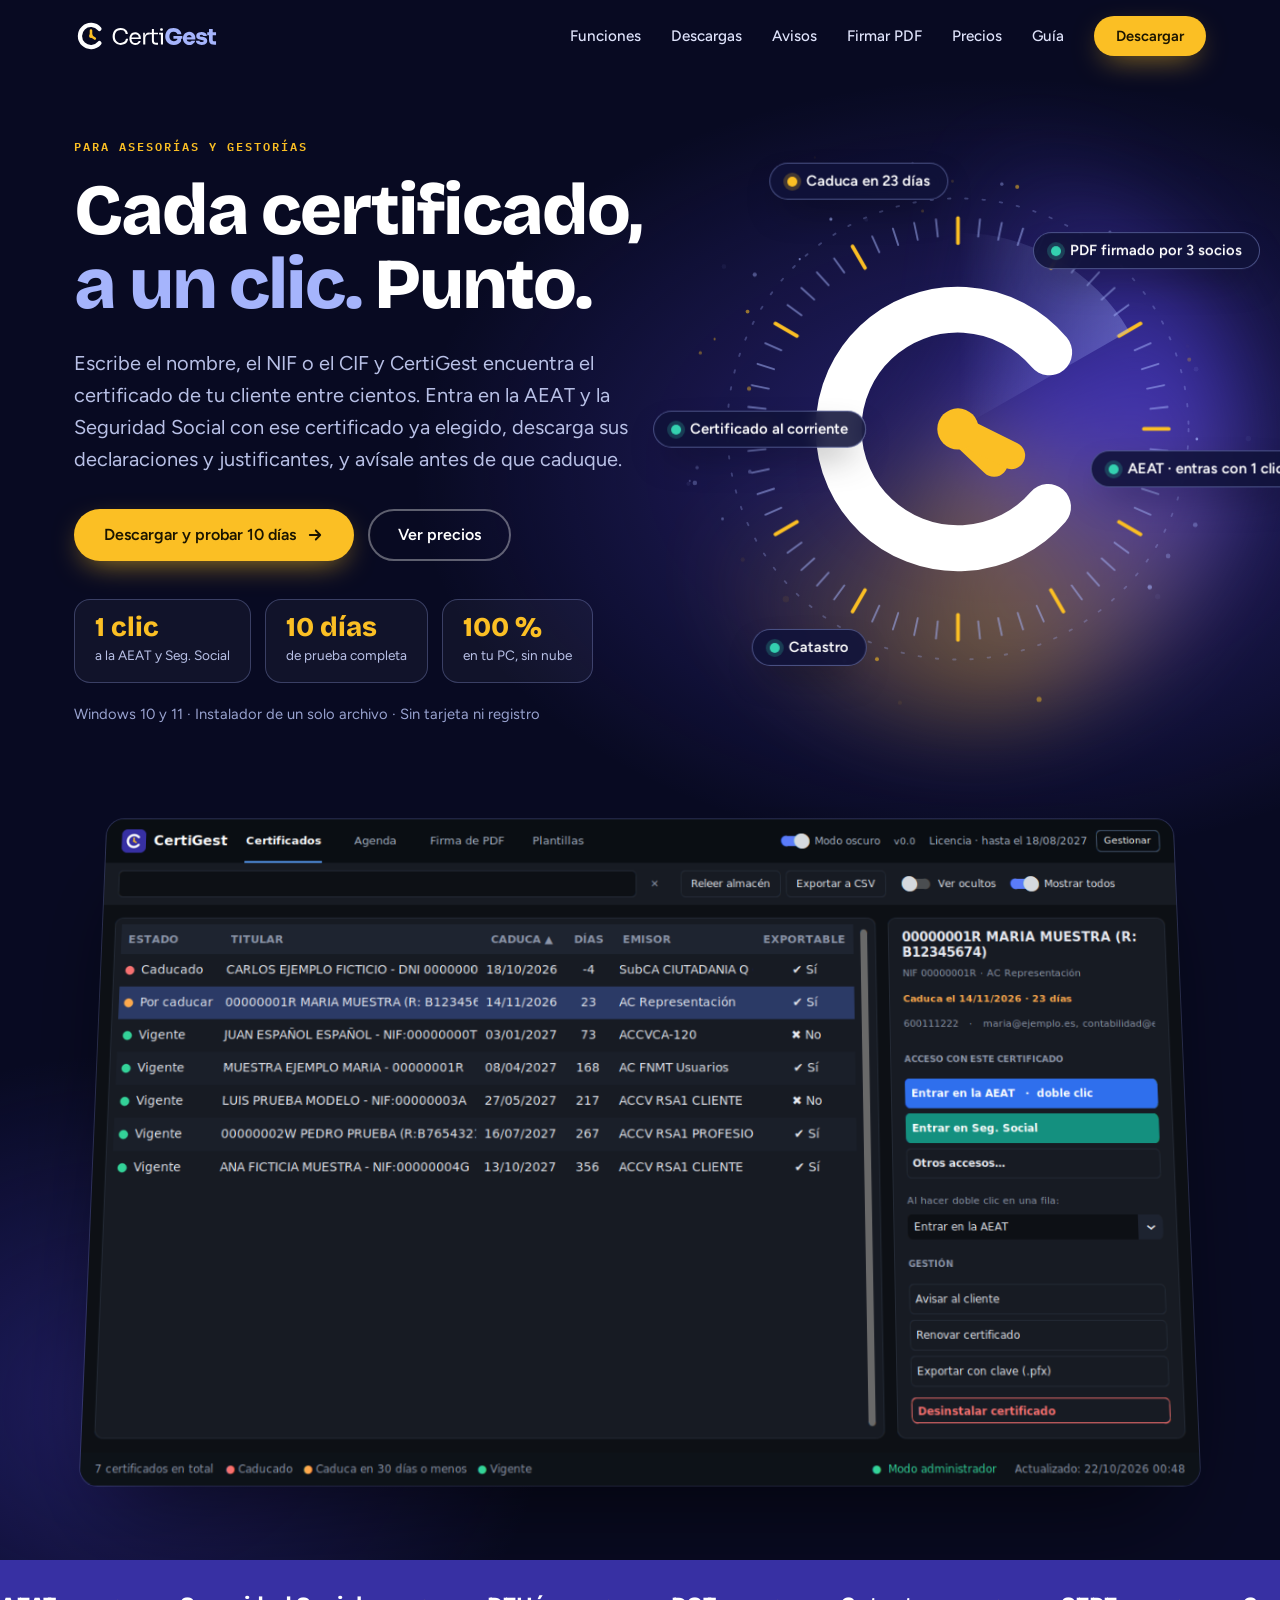
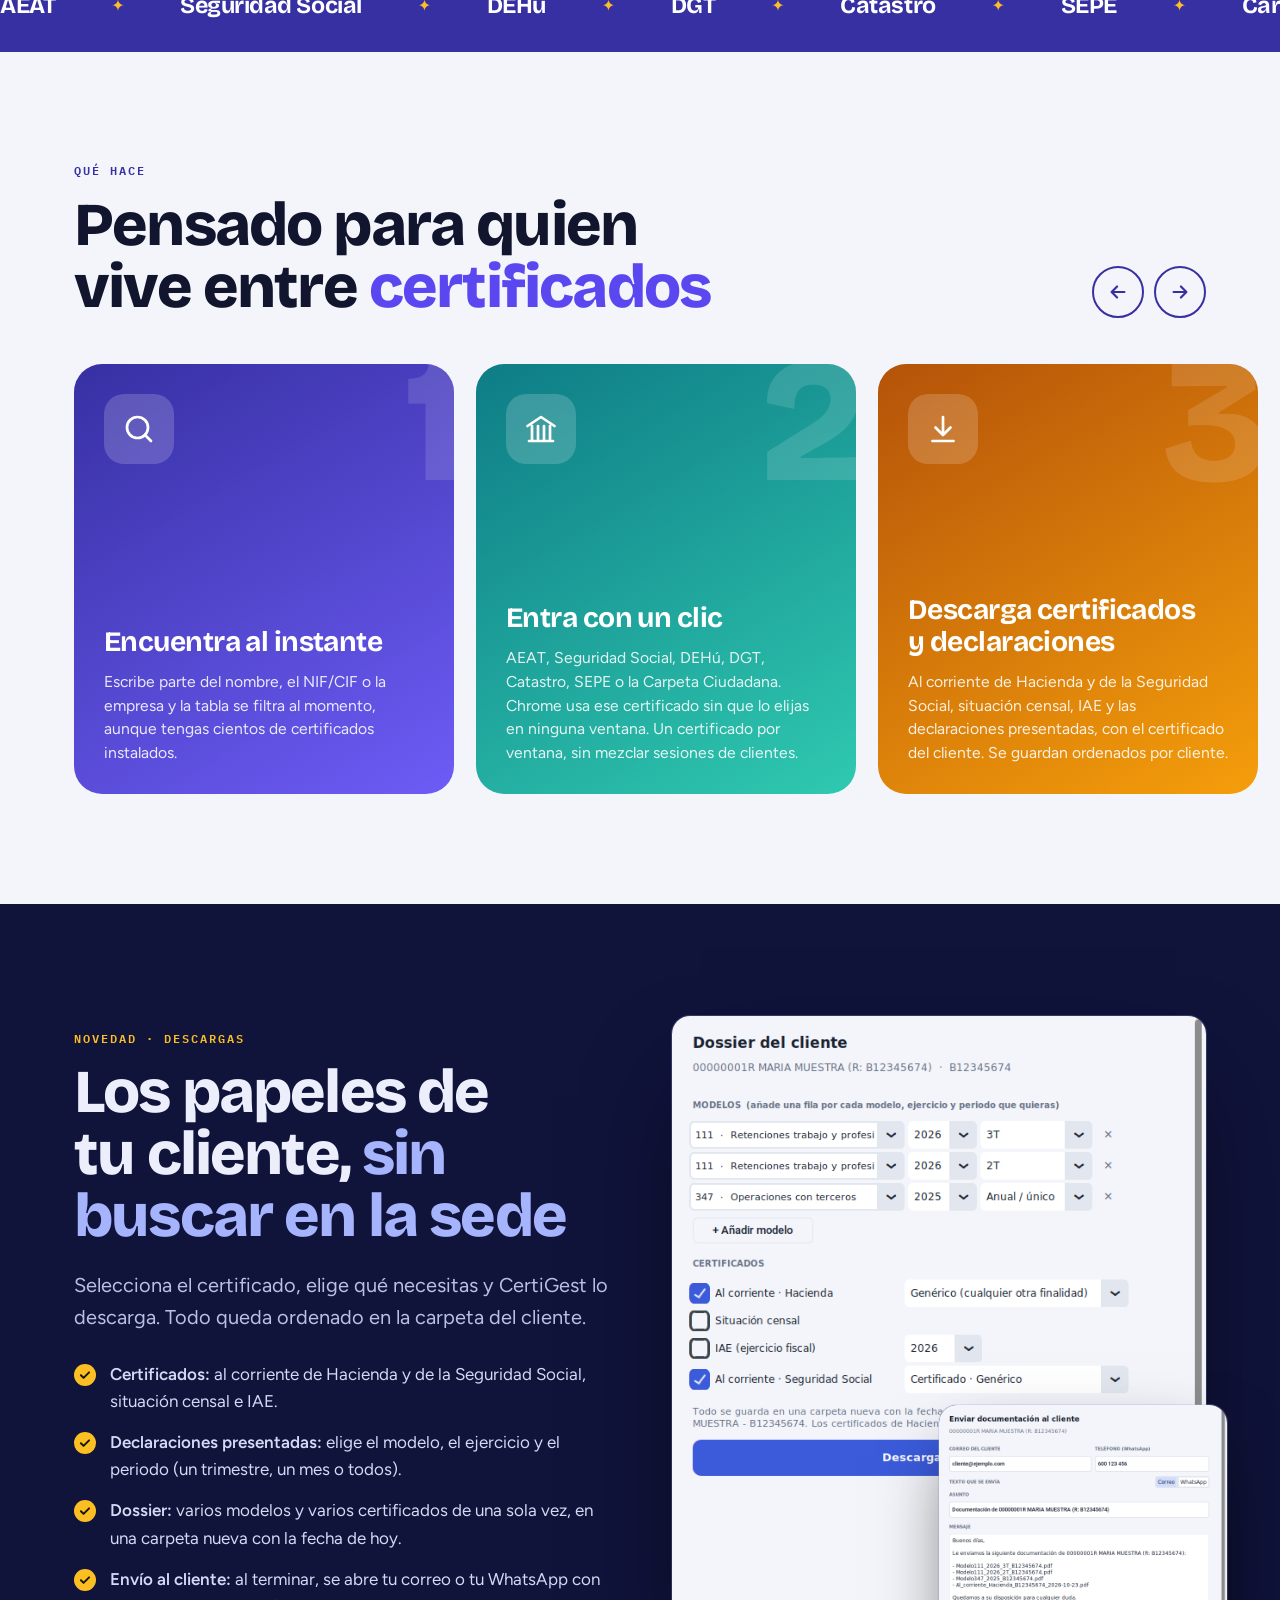
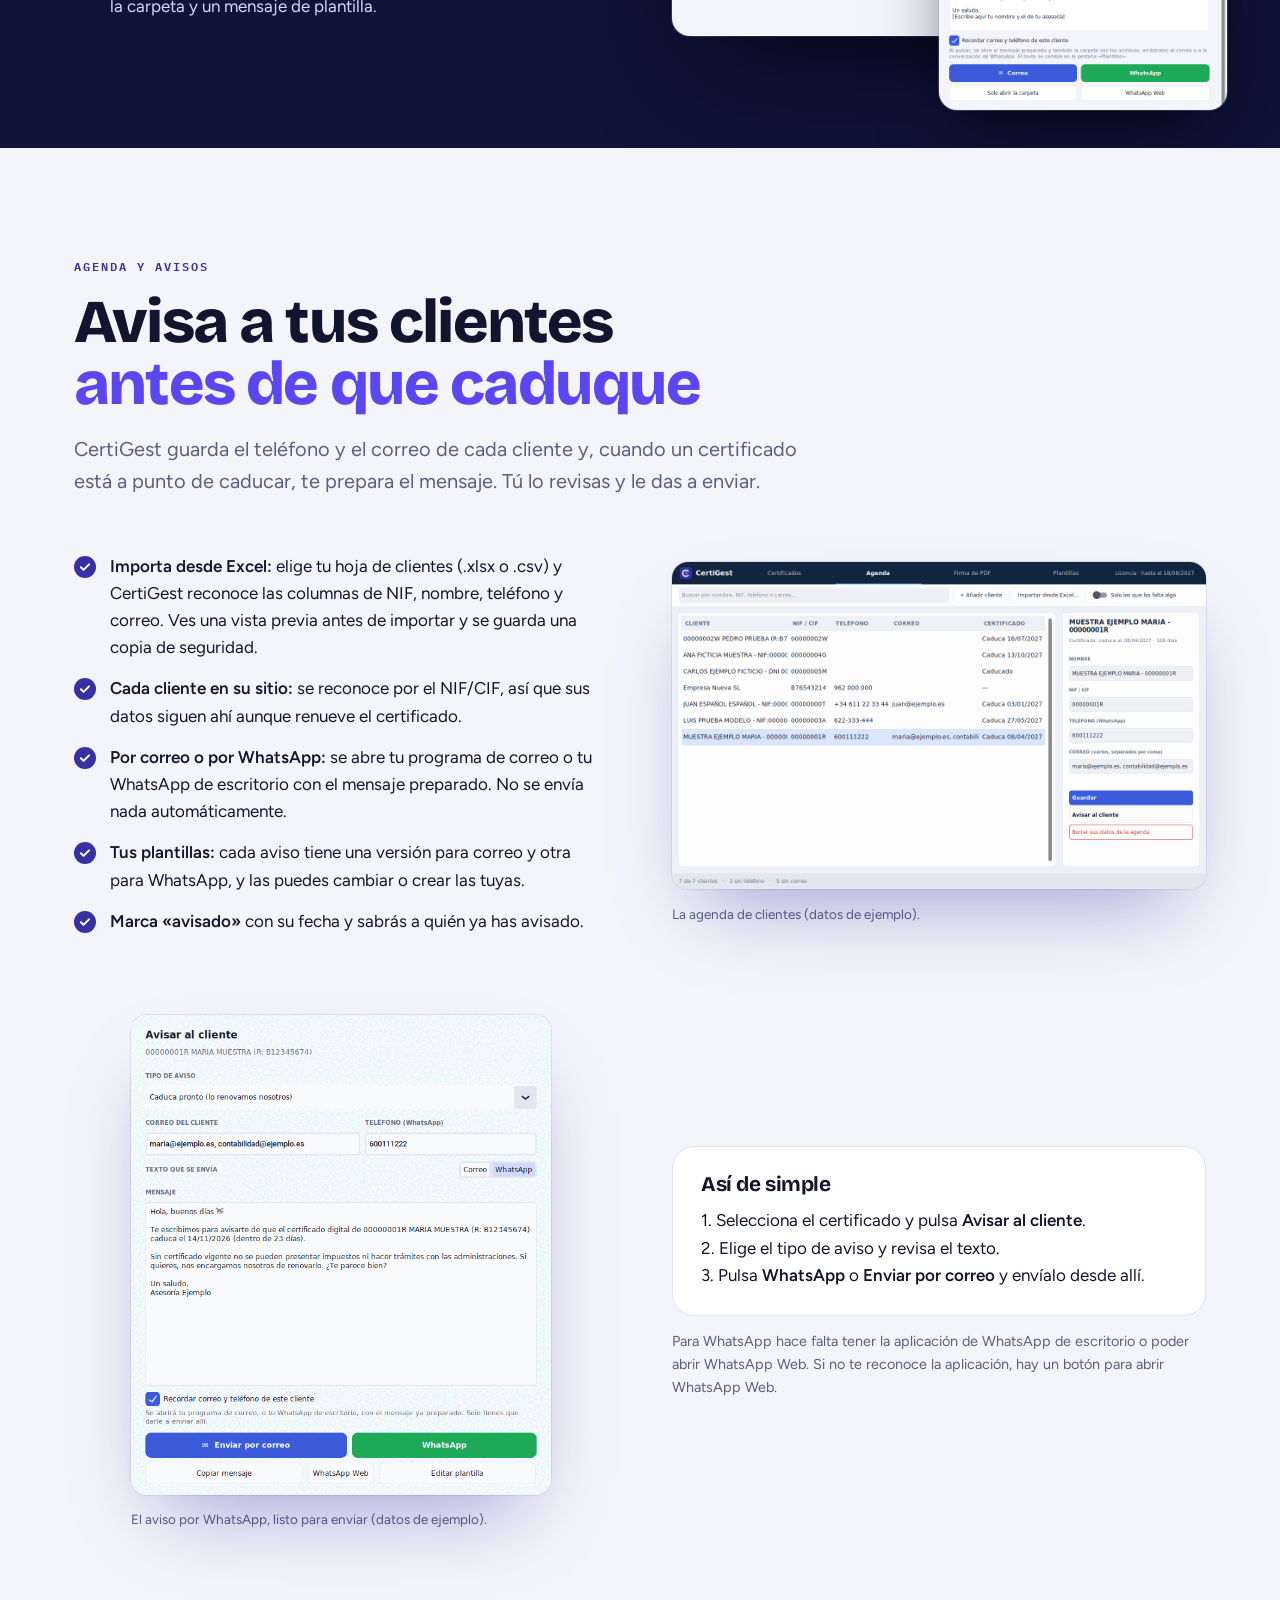
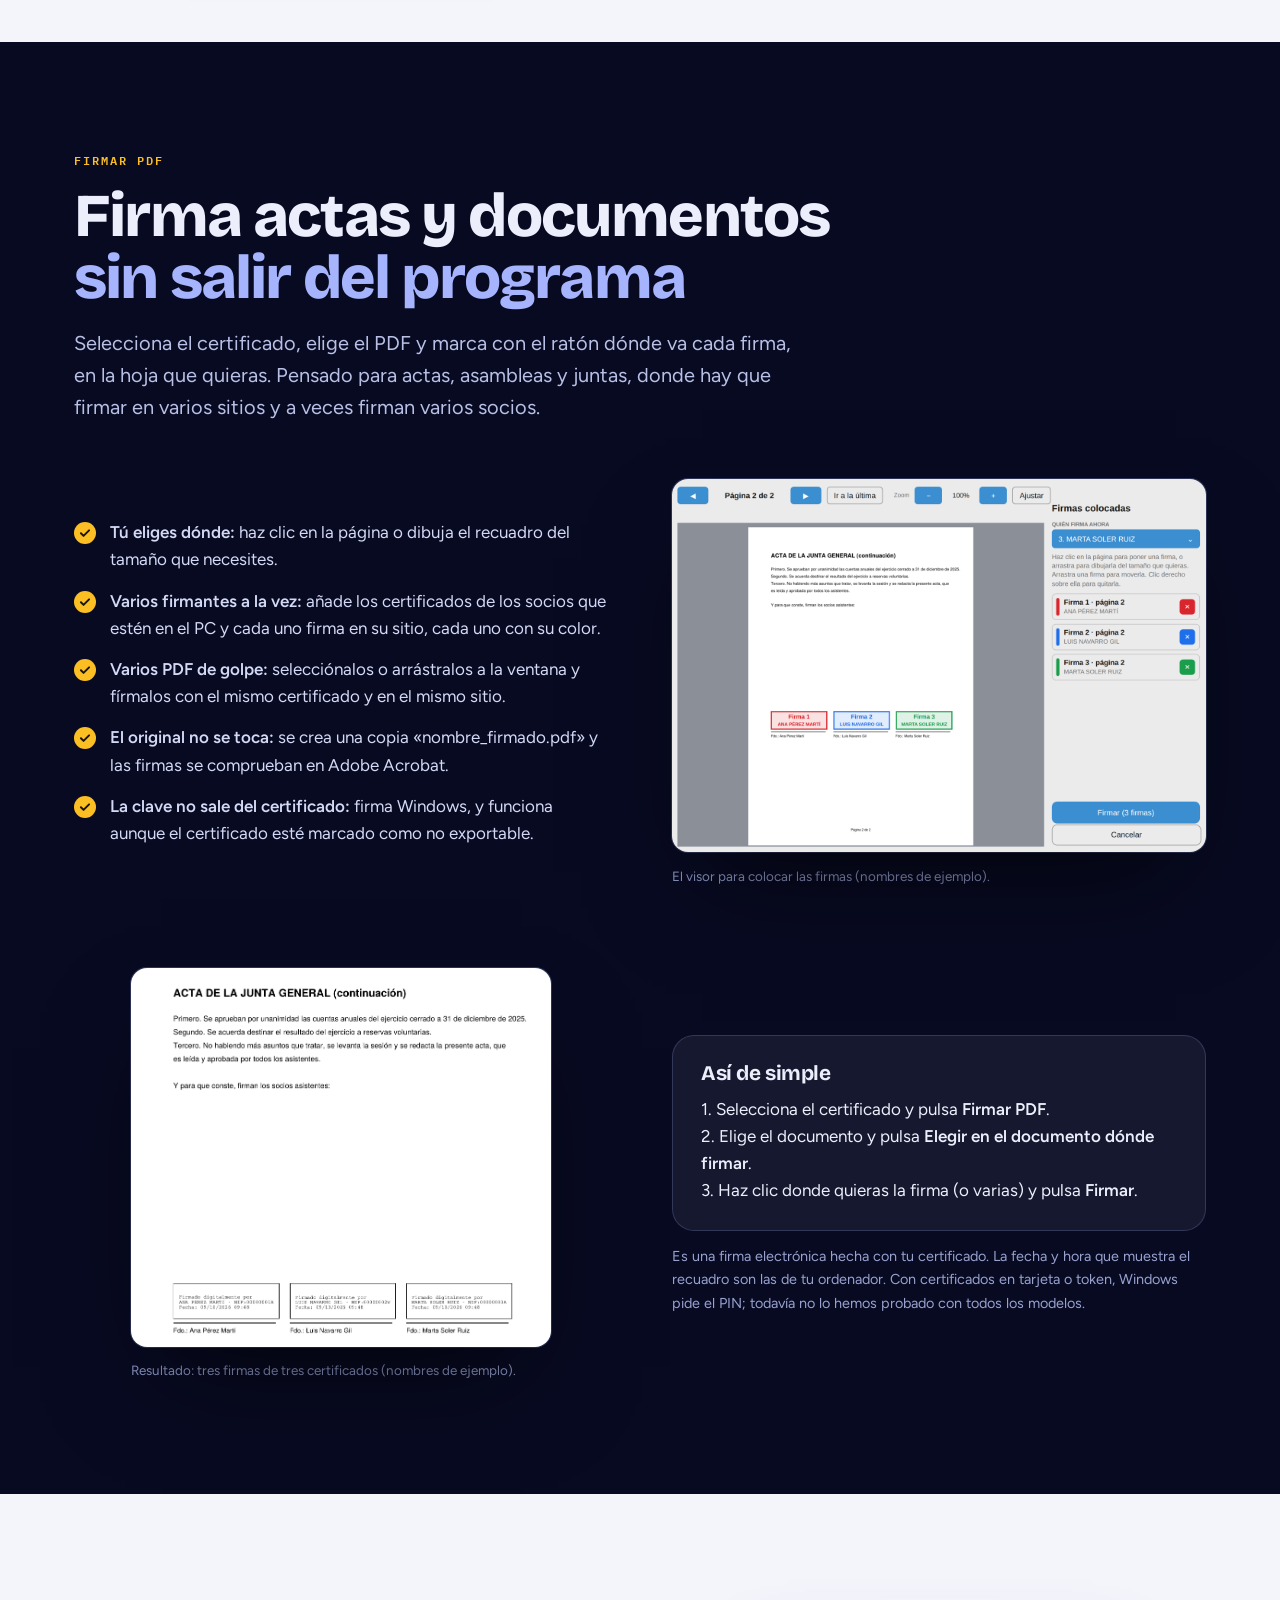
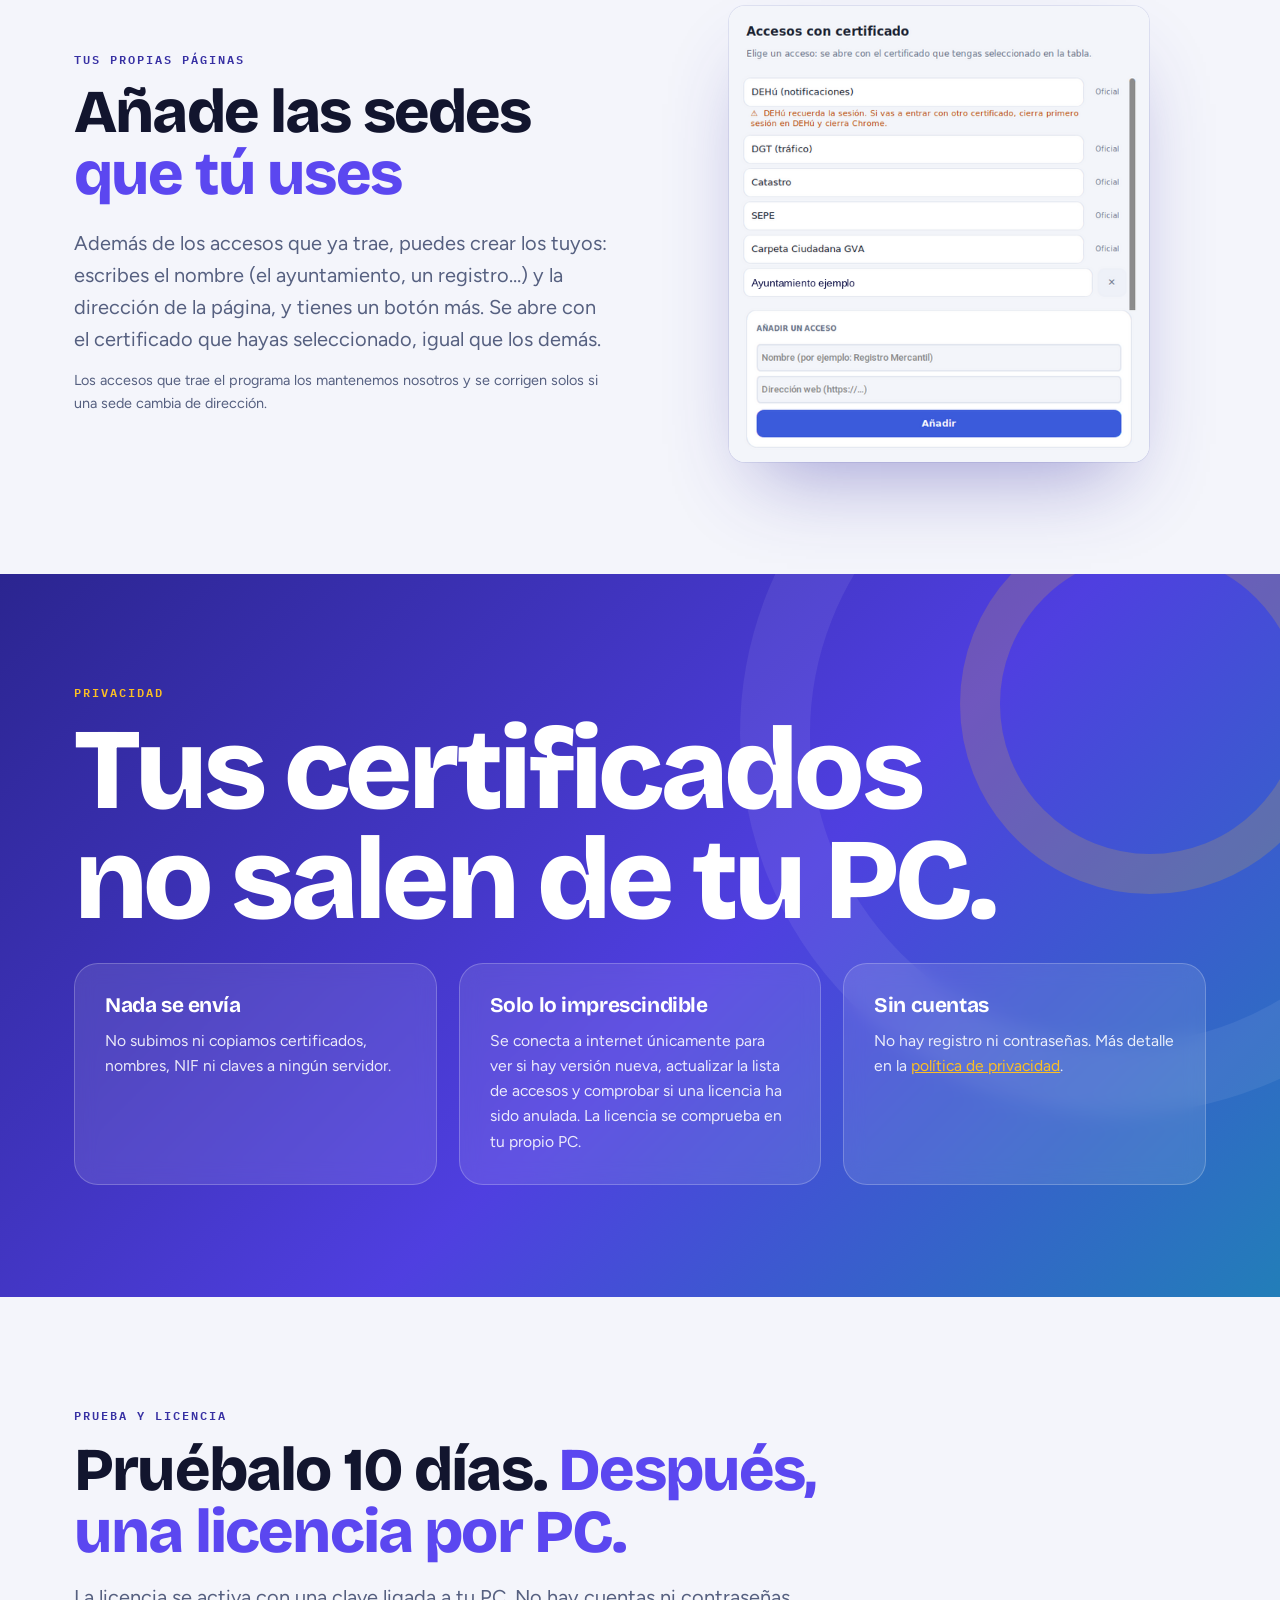
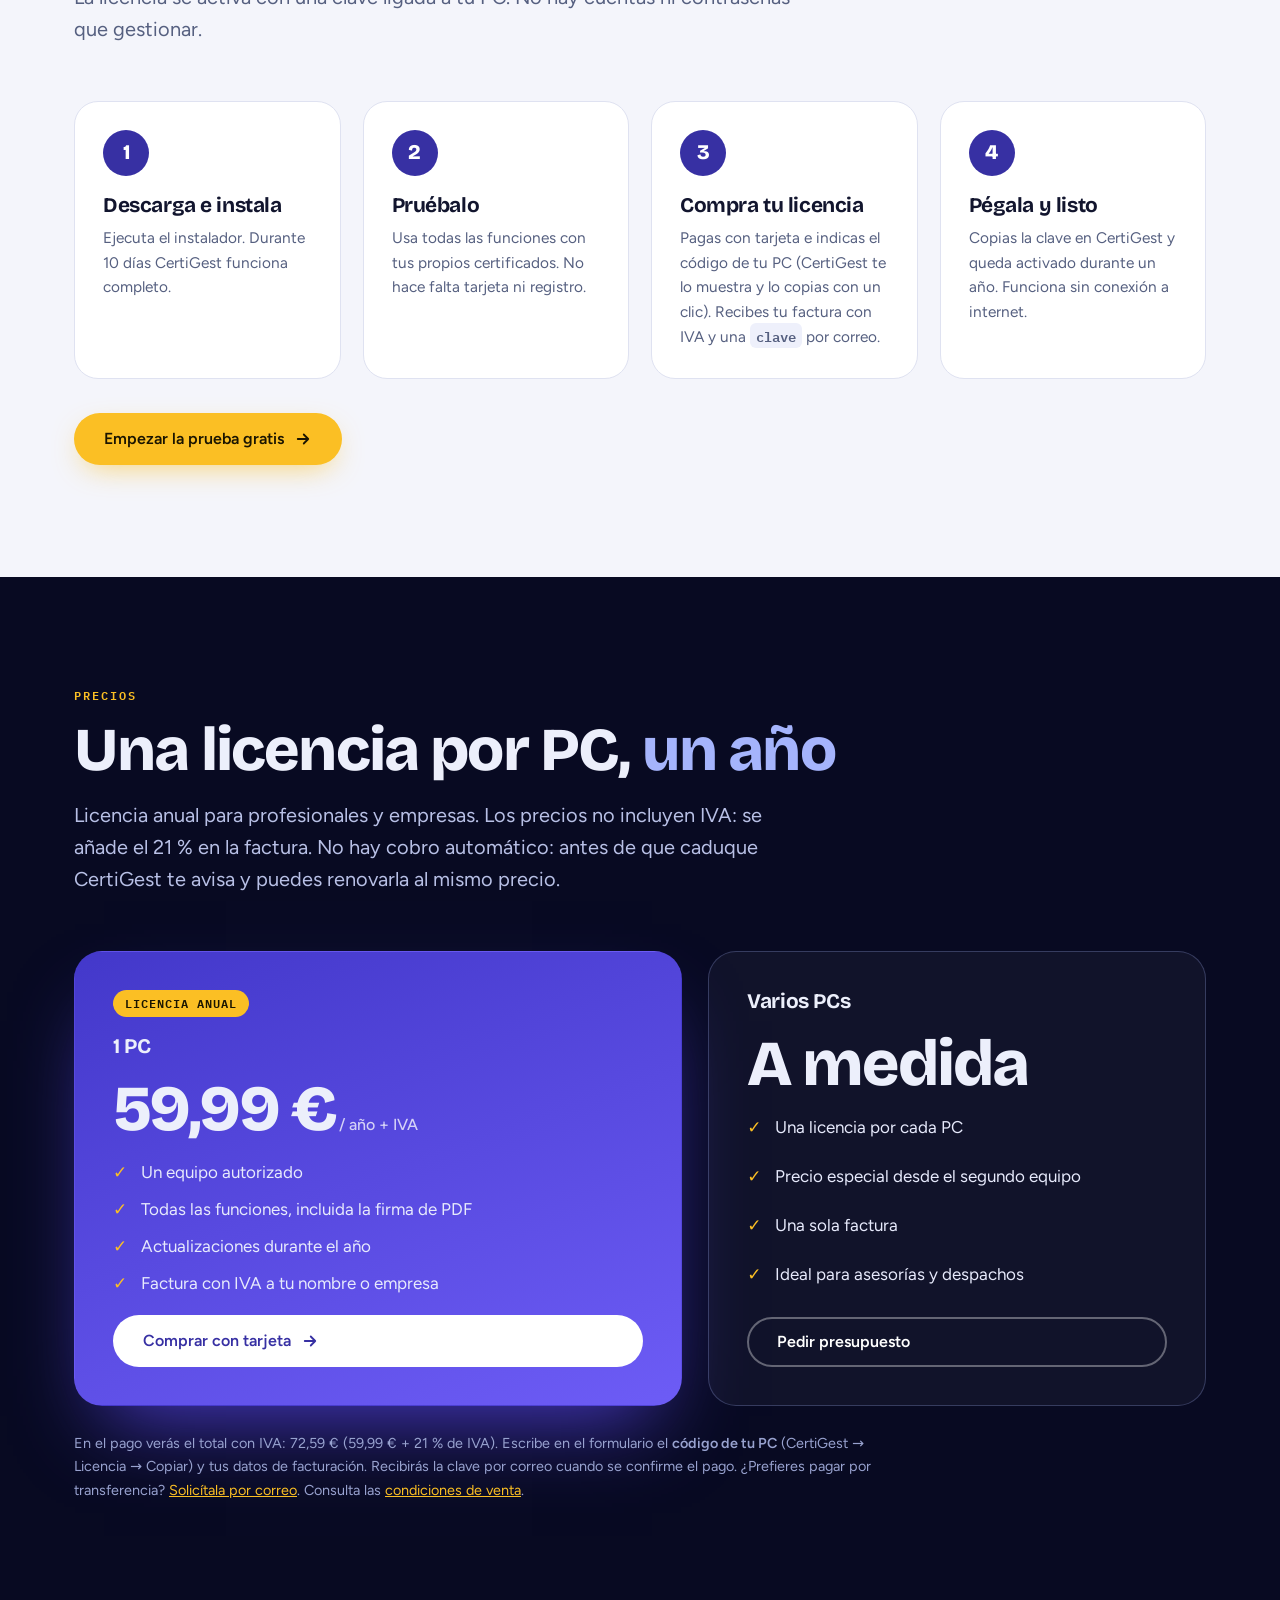
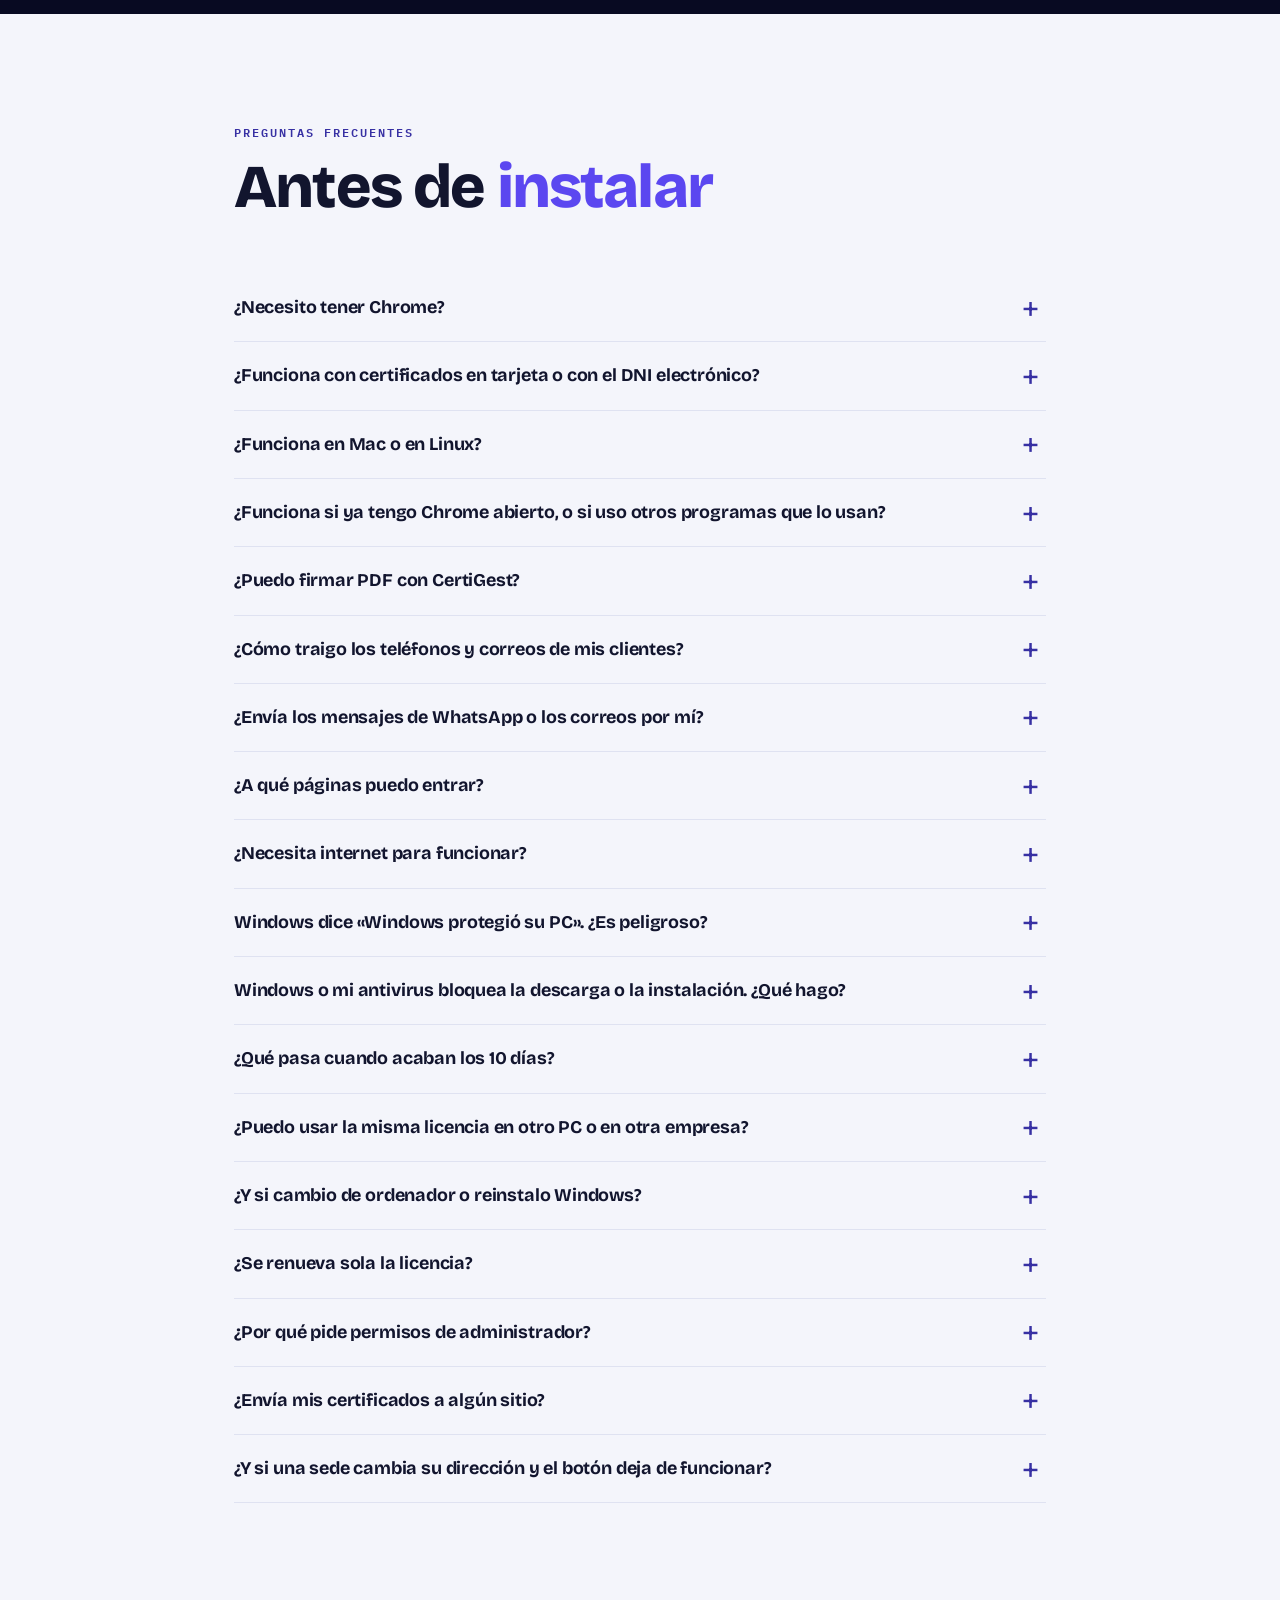
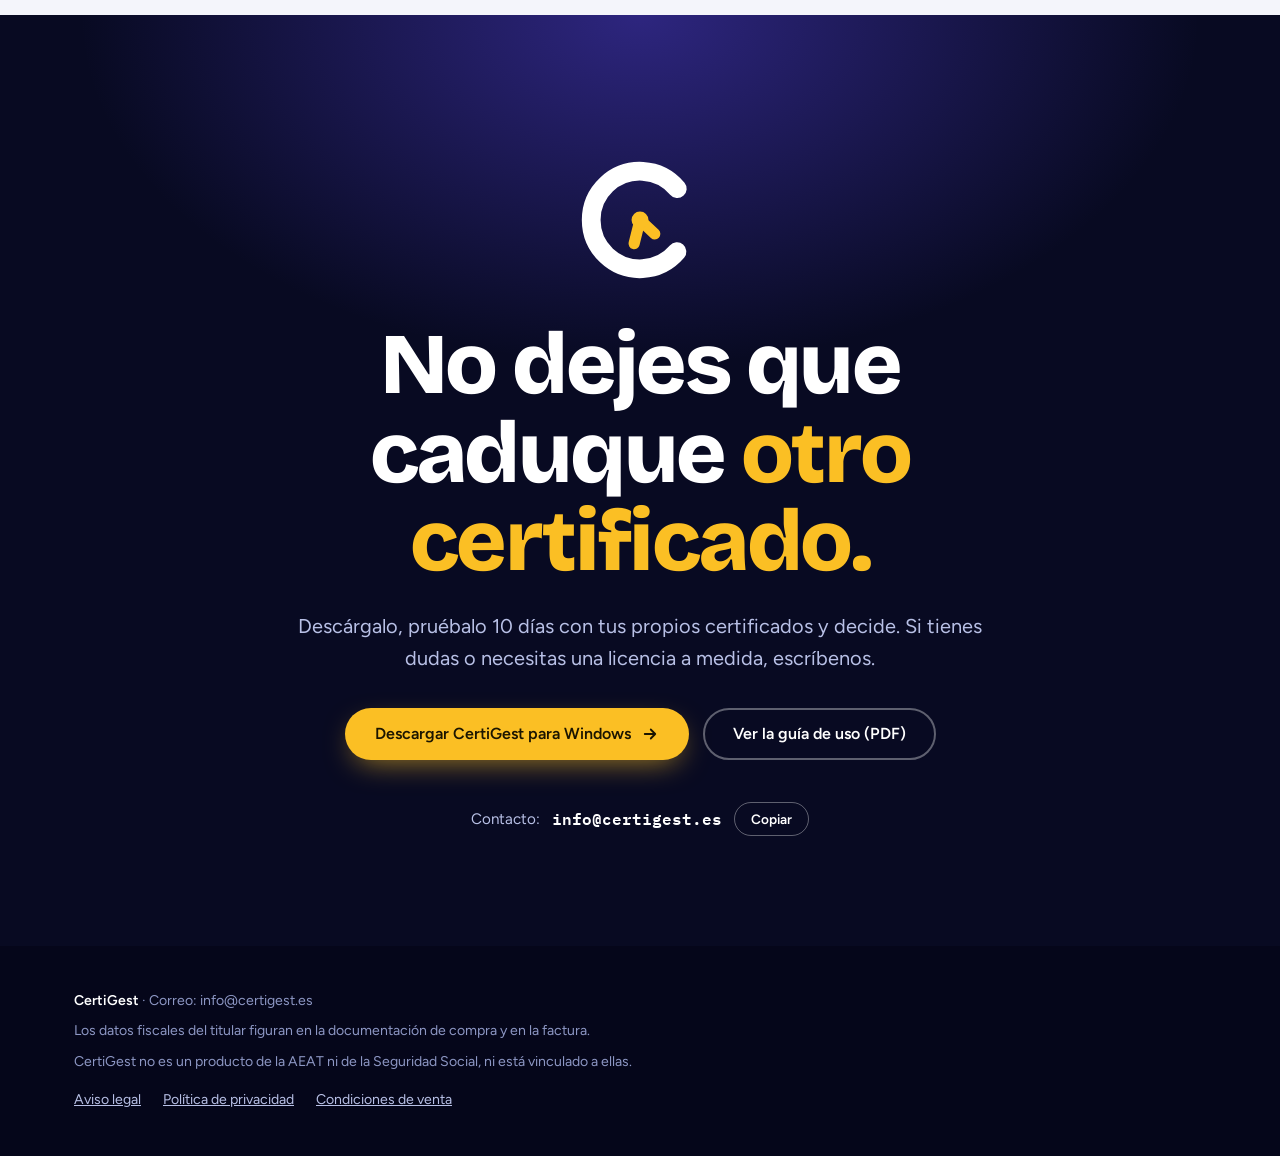
<file: index.html>
<!doctype html><html lang="es"><head><meta charset="utf-8">
<meta name="viewport" content="width=device-width,initial-scale=1">
<title>CertiGest · Control de certificados digitales</title>
<meta name="description" content="Encuentra al instante el certificado digital de tu cliente por nombre, NIF o CIF, entra con un clic en la AEAT y la Seguridad Social, descarga certificados y declaraciones, firma PDF con el certificado y avisa a tus clientes antes de que caduquen.">
<meta name="theme-color" content="#080a22">
<link rel="icon" href="icono.svg" type="image/svg+xml"><link rel="icon" href="logo.png" type="image/png">
<link rel="stylesheet" href="estilos.css">
</head>
<body>
<header id="cab">
  <div class="wrap in">
    <a class="brand" href="#top" aria-label="CertiGest"><img alt="CertiGest" src="logo-blanco.svg"></a>
    <nav>
      <a href="#funciones">Funciones</a>
      <a href="#descargas">Descargas</a>
      <a href="#agenda">Avisos</a>
      <a href="#firma">Firmar PDF</a>
      <a href="#precios">Precios</a>
      <a href="CertiGest_Guia_de_uso.pdf" target="_blank" rel="noopener">Guía</a>
      <a class="btn btn-main btn-sm" href="https://github.com/germanvv89/certigest-descargas/releases/latest/download/CertiGest_Setup.exe">Descargar</a>
    </nav>
  </div>
</header>

<main id="top">

<!-- HERO -->
<section class="hero dark">
  <div class="wrap">
    <div class="hero-grid">
      <div>
        <p class="eyebrow rv">Para asesorías y gestorías</p>
        <h1 class="rv" style="--d:.08s">Cada certificado, <span class="hl">a un clic.</span> Punto.</h1>
        <p class="lead rv" style="--d:.16s">Escribe el nombre, el NIF o el CIF y CertiGest encuentra el certificado de tu cliente entre cientos. Entra en la AEAT y la Seguridad Social con ese certificado ya elegido, descarga sus declaraciones y justificantes, y avísale antes de que caduque.</p>
        <div class="cta rv" style="--d:.24s">
          <a class="btn btn-main" href="https://github.com/germanvv89/certigest-descargas/releases/latest/download/CertiGest_Setup.exe">Descargar y probar 10 días <svg viewBox="0 0 24 24" fill="none" stroke="currentColor" stroke-width="2.4" stroke-linecap="round" stroke-linejoin="round"><path d="M5 12h14M13 6l6 6-6 6"/></svg></a>
          <a class="btn btn-line" href="#precios">Ver precios</a>
        </div>
        <div class="stats rv" style="--d:.32s">
          <div class="stat"><b>1 clic</b><span>a la AEAT y Seg. Social</span></div>
          <div class="stat"><b>10 días</b><span>de prueba completa</span></div>
          <div class="stat"><b>100 %</b><span>en tu PC, sin nube</span></div>
        </div>
        <p class="small rv" style="--d:.4s">Windows 10 y 11 · Instalador de un solo archivo · Sin tarjeta ni registro</p>
      </div>

      <div class="emblem" aria-hidden="true">
        <div class="aura"></div>
        <canvas class="spark"></canvas>
        <svg class="logo" viewBox="0 0 400 400">
          <defs>
            <linearGradient id="sweep" x1="0" y1="0" x2="1" y2="0"><stop offset="0" stop-color="#a5b4fc" stop-opacity="0"/><stop offset="1" stop-color="#a5b4fc" stop-opacity=".35"/></linearGradient>
          </defs>
          <circle class="ripple" cx="200" cy="200" r="170" fill="none" stroke="#a5b4fc" stroke-width="2"/>
          <circle class="ripple" cx="200" cy="200" r="170" fill="none" stroke="#a5b4fc" stroke-width="2"/>
          <circle class="ripple" cx="200" cy="200" r="170" fill="none" stroke="#fbbf24" stroke-width="2"/>
          <g class="ring-slow"><circle cx="200" cy="200" r="186" fill="none" stroke="#a5b4fc" stroke-opacity=".28" stroke-width="1.5" stroke-dasharray="2 12" stroke-linecap="round"/></g>
          <g class="ticks" id="ticks"></g>
          <g class="sweep"><path d="M200 200 L200 42 A158 158 0 0 1 338 121 Z" fill="url(#sweep)"/></g>
          <g transform="translate(200 200) scale(3.7) translate(-40 -40)">
            <path class="arc" pathLength="1" d="M59.9 23.3 A26 26 0 1 0 59.9 56.7" fill="none" stroke="#fff" stroke-width="10" stroke-linecap="round"/>
            <path d="M40 40 L49 46" fill="none" stroke="#fbbf24" stroke-width="6" stroke-linecap="round"><animateTransform attributeName="transform" type="rotate" from="0 40 40" to="360 40 40" dur="120s" repeatCount="indefinite"/></path>
            <path d="M40 40 V27" fill="none" stroke="#fbbf24" stroke-width="6" stroke-linecap="round"><animateTransform attributeName="transform" type="rotate" from="0 40 40" to="360 40 40" dur="10s" repeatCount="indefinite"/></path>
            <circle class="hub" cx="40" cy="40" r="4.5" fill="#fbbf24"/>
          </g>
        </svg>
        <div class="chips" id="chips"></div>
      </div>
    </div>

    <div class="hero-screen rv">
      <div class="screen" id="pantalla"><img src="app-oscuro.png" width="1240" height="760" alt="Pantalla principal de CertiGest en modo oscuro: tabla de certificados con su estado, titular, fecha de caducidad y días que quedan, y a la derecha la ficha con los accesos a la AEAT y la Seguridad Social."></div>
    </div>
  </div>
</section>

<div class="band" aria-label="Sedes a las que se entra con un clic">
  <div class="mq">
    <span>AEAT</span><span>Seguridad Social</span><span>DEHú</span><span>DGT</span><span>Catastro</span><span>SEPE</span><span>Carpeta Ciudadana</span><span>Tus propias páginas</span>
    <span>AEAT</span><span>Seguridad Social</span><span>DEHú</span><span>DGT</span><span>Catastro</span><span>SEPE</span><span>Carpeta Ciudadana</span><span>Tus propias páginas</span>
  </div>
</div>

<!-- FUNCIONES -->
<section id="funciones" class="light" style="padding-bottom:70px">
  <div class="wrap car-head">
    <div class="sec-head rv" style="margin-bottom:0">
      <p class="eyebrow">Qué hace</p>
      <h2>Pensado para quien vive entre <span class="hl">certificados</span></h2>
    </div>
    <div class="arrows">
      <button type="button" id="prev" aria-label="Anterior"><svg viewBox="0 0 24 24" fill="none" stroke="currentColor" stroke-width="2.4" stroke-linecap="round" stroke-linejoin="round"><path d="M19 12H5M11 6l-6 6 6 6"/></svg></button>
      <button type="button" id="next" aria-label="Siguiente"><svg viewBox="0 0 24 24" fill="none" stroke="currentColor" stroke-width="2.4" stroke-linecap="round" stroke-linejoin="round"><path d="M5 12h14M13 6l6 6-6 6"/></svg></button>
    </div>
  </div>
  <div class="car" id="car">
    <article class="card c1"><span class="num">1</span>
      <div class="ico"><svg viewBox="0 0 24 24"><circle cx="11" cy="11" r="7"/><path d="M20 20l-4-4"/></svg></div>
      <div><h3>Encuentra al instante</h3><p>Escribe parte del nombre, el NIF/CIF o la empresa y la tabla se filtra al momento, aunque tengas cientos de certificados instalados.</p></div></article>
    <article class="card c2"><span class="num">2</span>
      <div class="ico"><svg viewBox="0 0 24 24"><path d="M4 20h16M6 20V10M10 20V10M14 20V10M18 20V10M3 10l9-6 9 6"/></svg></div>
      <div><h3>Entra con un clic</h3><p>AEAT, Seguridad Social, DEHú, DGT, Catastro, SEPE o la Carpeta Ciudadana. Chrome usa ese certificado sin que lo elijas en ninguna ventana. Un certificado por ventana, sin mezclar sesiones de clientes.</p></div></article>
    <article class="card c3"><span class="num">3</span>
      <div class="ico"><svg viewBox="0 0 24 24"><path d="M12 4v11M7 11l5 5 5-5M5 20h14"/></svg></div>
      <div><h3>Descarga certificados y declaraciones</h3><p>Al corriente de Hacienda y de la Seguridad Social, situación censal, IAE y las declaraciones presentadas, con el certificado del cliente. Se guardan ordenados por cliente.</p></div></article>
    <article class="card c4"><span class="num">4</span>
      <div class="ico"><svg viewBox="0 0 24 24"><path d="M3 7a2 2 0 0 1 2-2h4l2 2h8a2 2 0 0 1 2 2v8a2 2 0 0 1-2 2H5a2 2 0 0 1-2-2z"/></svg></div>
      <div><h3>Dossier del cliente</h3><p>¿Te piden los dos últimos 111, el 347 y los certificados de estar al corriente? Elige todo de una vez y se descarga en una carpeta con la fecha.</p></div></article>
    <article class="card c5"><span class="num">5</span>
      <div class="ico"><svg viewBox="0 0 24 24"><path d="M6 8a6 6 0 0 1 12 0c0 7 3 8 3 8H3s3-1 3-8M10 20a2 2 0 0 0 4 0"/></svg></div>
      <div><h3>Aviso de caducidad</h3><p>Ve los caducados de los últimos 30 días y los que caducan en los próximos 30, con los días exactos y los plazos que tú cambies.</p></div></article>
    <article class="card c6"><span class="num">6</span>
      <div class="ico"><svg viewBox="0 0 24 24"><path d="M22 2L11 13M22 2l-7 20-4-9-9-4z"/></svg></div>
      <div><h3>Correo y WhatsApp</h3><p>Se abre tu correo o tu WhatsApp con el mensaje ya escrito, para avisar de la caducidad o para enviar la documentación descargada. Tú solo pulsas enviar.</p></div></article>
    <article class="card c7"><span class="num">7</span>
      <div class="ico"><svg viewBox="0 0 24 24"><path d="M4 20h4L19 9a2.8 2.8 0 0 0-4-4L4 16zM13.5 6.5l4 4"/></svg></div>
      <div><h3>Firma PDF</h3><p>Firma actas y documentos con el certificado, colocando cada firma con el ratón. Pueden firmar varios socios a la vez, cada uno con el suyo.</p></div></article>
    <article class="card c8"><span class="num">8</span>
      <div class="ico"><svg viewBox="0 0 24 24"><path d="M21 12a9 9 0 1 1-3-6.7M21 4v5h-5"/></svg></div>
      <div><h3>Renueva y copia de seguridad</h3><p>Un botón te lleva a la FNMT o la ACCV con el certificado elegido, y puedes sacar una copia protegida con contraseña (.pfx) de los que se pueden exportar.</p></div></article>
  </div>
</section>

<!-- DESCARGAS -->
<section id="descargas" class="dark2">
  <div class="wrap split">
    <div class="rv">
      <p class="eyebrow">Novedad · Descargas</p>
      <h2>Los papeles de tu cliente, <span class="hl">sin buscar en la sede</span></h2>
      <p class="lead">Selecciona el certificado, elige qué necesitas y CertiGest lo descarga. Todo queda ordenado en la carpeta del cliente.</p>
      <ul class="tick">
        <li><b>Certificados:</b> al corriente de Hacienda y de la Seguridad Social, situación censal e IAE.</li>
        <li><b>Declaraciones presentadas:</b> elige el modelo, el ejercicio y el periodo (un trimestre, un mes o todos).</li>
        <li><b>Dossier:</b> varios modelos y varios certificados de una sola vez, en una carpeta nueva con la fecha de hoy.</li>
        <li><b>Envío al cliente:</b> al terminar, se abre tu correo o tu WhatsApp con la carpeta y un mensaje de plantilla.</li>
      </ul>
    </div>
    <div class="stack rvx">
      <div class="screen"><img src="app-dossier.png" width="620" height="720" loading="lazy" alt="Ventana Dossier del cliente: lista de modelos con ejercicio y periodo, y casillas para los certificados de Hacienda y Seguridad Social."></div>
      <div class="screen"><img src="app-envio.png" width="680" height="720" loading="lazy" alt="Ventana Enviar documentación al cliente con el mensaje preparado y los botones de correo y WhatsApp."></div>
    </div>
  </div>
</section>

<!-- AGENDA -->
<section id="agenda" class="light">
  <div class="wrap">
    <div class="sec-head rv">
      <p class="eyebrow">Agenda y avisos</p>
      <h2>Avisa a tus clientes <span class="hl">antes de que caduque</span></h2>
      <p class="lead">CertiGest guarda el teléfono y el correo de cada cliente y, cuando un certificado está a punto de caducar, te prepara el mensaje. Tú lo revisas y le das a enviar.</p>
    </div>
    <div class="split">
      <div class="rv">
        <ul class="tick" style="margin-top:0">
          <li><b>Importa desde Excel:</b> elige tu hoja de clientes (.xlsx o .csv) y CertiGest reconoce las columnas de NIF, nombre, teléfono y correo. Ves una vista previa antes de importar y se guarda una copia de seguridad.</li>
          <li><b>Cada cliente en su sitio:</b> se reconoce por el NIF/CIF, así que sus datos siguen ahí aunque renueve el certificado.</li>
          <li><b>Por correo o por WhatsApp:</b> se abre tu programa de correo o tu WhatsApp de escritorio con el mensaje preparado. No se envía nada automáticamente.</li>
          <li><b>Tus plantillas:</b> cada aviso tiene una versión para correo y otra para WhatsApp, y las puedes cambiar o crear las tuyas.</li>
          <li><b>Marca «avisado»</b> con su fecha y sabrás a quién ya has avisado.</li>
        </ul>
      </div>
      <figure class="shot rvx"><div class="screen"><img src="agenda.png" width="1240" height="760" loading="lazy" alt="Agenda de CertiGest: lista de clientes con su NIF, teléfono, correo y estado del certificado, y a la derecha los datos del cliente seleccionado."></div><figcaption>La agenda de clientes (datos de ejemplo).</figcaption></figure>
    </div>
    <div class="split rev" style="margin-top:80px">
      <div class="rv">
        <div class="how" style="margin-top:0">
          <h3>Así de simple</h3>
          <p>1. Selecciona el certificado y pulsa <b>Avisar al cliente</b>.<br>2. Elige el tipo de aviso y revisa el texto.<br>3. Pulsa <b>WhatsApp</b> o <b>Enviar por correo</b> y envíalo desde allí.</p>
        </div>
        <p class="small">Para WhatsApp hace falta tener la aplicación de WhatsApp de escritorio o poder abrir WhatsApp Web. Si no te reconoce la aplicación, hay un botón para abrir WhatsApp Web.</p>
      </div>
      <figure class="shot sm rvx"><div class="screen"><img src="aviso.png" width="700" height="800" loading="lazy" alt="Ventana Avisar al cliente con el mensaje de WhatsApp preparado y los botones para enviar por correo o por WhatsApp."></div><figcaption>El aviso por WhatsApp, listo para enviar (datos de ejemplo).</figcaption></figure>
    </div>
  </div>
</section>

<!-- FIRMA -->
<section id="firma" class="dark">
  <div class="wrap">
    <div class="sec-head rv">
      <p class="eyebrow">Firmar PDF</p>
      <h2>Firma actas y documentos <span class="hl">sin salir del programa</span></h2>
      <p class="lead">Selecciona el certificado, elige el PDF y marca con el ratón dónde va cada firma, en la hoja que quieras. Pensado para actas, asambleas y juntas, donde hay que firmar en varios sitios y a veces firman varios socios.</p>
    </div>
    <div class="split">
      <ul class="tick rv" style="margin-top:0">
        <li><b>Tú eliges dónde:</b> haz clic en la página o dibuja el recuadro del tamaño que necesites.</li>
        <li><b>Varios firmantes a la vez:</b> añade los certificados de los socios que estén en el PC y cada uno firma en su sitio, cada uno con su color.</li>
        <li><b>Varios PDF de golpe:</b> selecciónalos o arrástralos a la ventana y fírmalos con el mismo certificado y en el mismo sitio.</li>
        <li><b>El original no se toca:</b> se crea una copia «nombre_firmado.pdf» y las firmas se comprueban en Adobe Acrobat.</li>
        <li><b>La clave no sale del certificado:</b> firma Windows, y funciona aunque el certificado esté marcado como no exportable.</li>
      </ul>
      <figure class="shot rvx"><div class="screen"><img src="firmar-visor.png" width="1400" height="978" loading="lazy" alt="Visor de CertiGest con un acta de dos hojas y tres firmas colocadas, cada una de un firmante distinto y de un color."></div><figcaption>El visor para colocar las firmas (nombres de ejemplo).</figcaption></figure>
    </div>
    <div class="split rev" style="margin-top:80px">
      <div class="rv">
        <div class="how" style="margin-top:0"><h3>Así de simple</h3>
          <p>1. Selecciona el certificado y pulsa <b>Firmar PDF</b>.<br>2. Elige el documento y pulsa <b>Elegir en el documento dónde firmar</b>.<br>3. Haz clic donde quieras la firma (o varias) y pulsa <b>Firmar</b>.</p></div>
        <p class="small">Es una firma electrónica hecha con tu certificado. La fecha y hora que muestra el recuadro son las de tu ordenador. Con certificados en tarjeta o token, Windows pide el PIN; todavía no lo hemos probado con todos los modelos.</p>
      </div>
      <figure class="shot sm rvx"><div class="screen"><img src="firmar-resultado.png" width="909" height="820" loading="lazy" alt="Acta firmada con tres recuadros de firma digital de tres certificados distintos."></div><figcaption>Resultado: tres firmas de tres certificados (nombres de ejemplo).</figcaption></figure>
    </div>
  </div>
</section>

<!-- PROPIOS -->
<section id="propios" class="light">
  <div class="wrap split">
    <div class="rv">
      <p class="eyebrow">Tus propias páginas</p>
      <h2>Añade las sedes <span class="hl">que tú uses</span></h2>
      <p class="lead" style="margin-top:22px">Además de los accesos que ya trae, puedes crear los tuyos: escribes el nombre (el ayuntamiento, un registro…) y la dirección de la página, y tienes un botón más. Se abre con el certificado que hayas seleccionado, igual que los demás.</p>
      <p class="small">Los accesos que trae el programa los mantenemos nosotros y se corrigen solos si una sede cambia de dirección.</p>
    </div>
    <figure class="shot sm rvx"><div class="screen"><img src="accesos.png" width="560" height="608" loading="lazy" alt="Ventana Accesos con certificado, con los accesos oficiales marcados y un formulario para añadir otro."></div></figure>
  </div>
</section>

<!-- PRIVACIDAD -->
<section id="privacidad-sec" class="grad">
  <div class="wrap">
    <p class="eyebrow rv" style="color:var(--amber)">Privacidad</p>
    <h2 class="big-lock rv" style="margin-top:18px">Tus certificados<br>no salen de tu PC.</h2>
    <div class="trio">
      <div class="glass rv"><h3>Nada se envía</h3><p>No subimos ni copiamos certificados, nombres, NIF ni claves a ningún servidor.</p></div>
      <div class="glass rv" style="--d:.1s"><h3>Solo lo imprescindible</h3><p>Se conecta a internet únicamente para ver si hay versión nueva, actualizar la lista de accesos y comprobar si una licencia ha sido anulada. La licencia se comprueba en tu propio PC.</p></div>
      <div class="glass rv" style="--d:.2s"><h3>Sin cuentas</h3><p>No hay registro ni contraseñas. Más detalle en la <a href="privacidad.html">política de privacidad</a>.</p></div>
    </div>
  </div>
</section>

<!-- LICENCIA -->
<section id="licencia" class="light">
  <div class="wrap">
    <div class="sec-head rv">
      <p class="eyebrow">Prueba y licencia</p>
      <h2>Pruébalo 10 días. <span class="hl">Después, una licencia por PC.</span></h2>
      <p class="lead">La licencia se activa con una clave ligada a tu PC. No hay cuentas ni contraseñas que gestionar.</p>
    </div>
    <div class="steps">
      <div class="step rv"><h3>Descarga e instala</h3><p>Ejecuta el instalador. Durante 10 días CertiGest funciona completo.</p></div>
      <div class="step rv" style="--d:.08s"><h3>Pruébalo</h3><p>Usa todas las funciones con tus propios certificados. No hace falta tarjeta ni registro.</p></div>
      <div class="step rv" style="--d:.16s"><h3>Compra tu licencia</h3><p>Pagas con tarjeta e indicas el código de tu PC (CertiGest te lo muestra y lo copias con un clic). Recibes tu factura con IVA y una <span class="code">clave</span> por correo.</p></div>
      <div class="step rv" style="--d:.24s"><h3>Pégala y listo</h3><p>Copias la clave en CertiGest y queda activado durante un año. Funciona sin conexión a internet.</p></div>
    </div>
    <div class="cta"><a class="btn btn-main" href="https://github.com/germanvv89/certigest-descargas/releases/latest/download/CertiGest_Setup.exe">Empezar la prueba gratis <svg viewBox="0 0 24 24" fill="none" stroke="currentColor" stroke-width="2.4" stroke-linecap="round" stroke-linejoin="round"><path d="M5 12h14M13 6l6 6-6 6"/></svg></a></div>
  </div>
</section>

<!-- PRECIOS -->
<section id="precios" class="dark">
  <div class="wrap">
    <div class="sec-head rv">
      <p class="eyebrow">Precios</p>
      <h2>Una licencia por PC, <span class="hl">un año</span></h2>
      <p class="lead">Licencia anual para profesionales y empresas. Los precios no incluyen IVA: se añade el 21 % en la factura. No hay cobro automático: antes de que caduque CertiGest te avisa y puedes renovarla al mismo precio.</p>
    </div>
    <div class="plans">
      <div class="plan best rv">
        <span class="badge">Licencia anual</span>
        <h3>1 PC</h3>
        <div class="price">59,99 €<small> / año + IVA</small></div>
        <ul>
          <li>Un equipo autorizado</li>
          <li>Todas las funciones, incluida la firma de PDF</li>
          <li>Actualizaciones durante el año</li>
          <li>Factura con IVA a tu nombre o empresa</li>
        </ul>
        <a class="btn btn-white" href="https://buy.stripe.com/bJeeVe9BzgDR86e0qt6Ri00" target="_blank" rel="noopener">Comprar con tarjeta <svg viewBox="0 0 24 24" fill="none" stroke="currentColor" stroke-width="2.4" stroke-linecap="round" stroke-linejoin="round"><path d="M5 12h14M13 6l6 6-6 6"/></svg></a>
      </div>
      <div class="plan rv" style="--d:.1s">
        <h3>Varios PCs</h3>
        <div class="price">A medida</div>
        <ul>
          <li>Una licencia por cada PC</li>
          <li>Precio especial desde el segundo equipo</li>
          <li>Una sola factura</li>
          <li>Ideal para asesorías y despachos</li>
        </ul>
        <a class="btn btn-line" href="mailto:info@certigest.es?subject=Licencias%20CertiGest%20para%20varios%20PCs">Pedir presupuesto</a>
      </div>
    </div>
    <p class="fine">En el pago verás el total con IVA: 72,59 € (59,99 € + 21 % de IVA). Escribe en el formulario el <b>código de tu PC</b> (CertiGest → Licencia → Copiar) y tus datos de facturación. Recibirás la clave por correo cuando se confirme el pago. ¿Prefieres pagar por transferencia? <a href="mailto:info@certigest.es?subject=Solicitud%20de%20licencia%20CertiGest&body=Hola%2C%20quiero%20una%20licencia%20de%20CertiGest%20y%20pagar%20por%20transferencia.%0A%0ANombre%20o%20empresa%3A%20%0ANIF%2FCIF%3A%20%0ACorreo%20para%20la%20factura%3A%20%0ADirecci%C3%B3n%20fiscal%3A%20%0AC%C3%B3digo%20del%20PC%3A%20%0A">Solicítala por correo</a>. Consulta las <a href="condiciones.html">condiciones de venta</a>.</p>
  </div>
</section>

<!-- FAQ -->
<section id="faq" class="light">
  <div class="wrap faq">
    <div class="sec-head rv">
      <p class="eyebrow">Preguntas frecuentes</p>
      <h2>Antes de <span class="hl">instalar</span></h2>
    </div>
    <details><summary>¿Necesito tener Chrome?</summary><p>Sí. CertiGest abre las sedes en Google Chrome y le indica qué certificado usar, así que tienes que tenerlo instalado.</p></details>
      <details><summary>¿Funciona con certificados en tarjeta o con el DNI electrónico?</summary><p>CertiGest muestra los certificados que Windows tiene disponibles en el almacén personal del equipo. Todavía no lo hemos probado con todas las tarjetas ni lectores, así que si trabajas con ellos, comprueba tu caso con los 10 días de prueba o escríbenos antes de comprar.</p></details>
      <details><summary>¿Funciona en Mac o en Linux?</summary><p>No. CertiGest es solo para Windows 10 y 11.</p></details>
      <details><summary>¿Funciona si ya tengo Chrome abierto, o si uso otros programas que lo usan?</summary><p>Sí. El primer acceso se abre en tu Chrome normal. Si ya hay un Chrome abierto, CertiGest abre una ventana nueva e independiente con el certificado elegido, así que no choca con otros programas ni con tus ventanas abiertas. Esa ventana nueva no trae tus contraseñas guardadas ni extensiones, pero sí tus marcadores.</p></details>
      <details><summary>¿Puedo firmar PDF con CertiGest?</summary><p>Sí. Seleccionas el certificado, eliges el PDF y marcas en el visor dónde va cada firma, en la hoja que quieras y tantas veces como necesites. Si firman varios socios, añades sus certificados (instalados en ese PC) y cada uno firma en su sitio en una sola pasada. Se guarda una copia «_firmado» y el original no se modifica. La firma la hace Windows con el certificado, así que funciona aunque no sea exportable. Con certificados en tarjeta o token, Windows pedirá el PIN; no lo hemos probado todavía con todos los modelos.</p></details>
      <details><summary>¿Cómo traigo los teléfonos y correos de mis clientes?</summary><p>En la pestaña <b>Agenda</b> pulsa <b>Importar desde Excel…</b> y elige tu archivo (.xlsx o .csv; si lo tienes en .xls antiguo, guárdalo antes como .xlsx). CertiGest detecta las columnas, te enseña una vista previa y reconoce a cada cliente por su NIF/CIF o, si no lo tienes en el Excel, por su nombre. Por defecto solo rellena los datos que faltan y guarda una copia de tu agenda anterior.</p></details>
      <details><summary>¿Envía los mensajes de WhatsApp o los correos por mí?</summary><p>No. CertiGest abre tu programa de correo o tu WhatsApp de escritorio con el mensaje ya escrito y la persona elegida, y tú le das a enviar. Así revisas el mensaje antes y sale desde tu propio correo y tu propio número.</p></details>
      <details><summary>¿A qué páginas puedo entrar?</summary><p>AEAT, Seguridad Social (Import@ss), DEHú, DGT, Catastro, SEPE y la Carpeta Ciudadana de la Generalitat Valenciana. Además, puedes añadir las que tú quieras.</p></details>
      <details><summary>¿Necesita internet para funcionar?</summary><p>Para buscar y ver tus certificados, no. Internet solo se usa para las actualizaciones, la lista de accesos y para saber si una licencia ha sido anulada. La licencia se comprueba en tu propio PC, así que funciona igual sin conexión.</p></details>
      <details><summary>Windows dice «Windows protegió su PC». ¿Es peligroso?</summary><p>No. Windows muestra ese aviso con cualquier programa nuevo que todavía no tiene firma digital. Pulsa <b>Más información</b> y luego <b>Ejecutar de todas formas</b>. Si prefieres no hacerlo, puedes escribirnos y resolvemos tus dudas antes.</p></details>
      <details><summary>Windows o mi antivirus bloquea la descarga o la instalación. ¿Qué hago?</summary><p>CertiGest es un programa nuevo y todavía no es conocido para Windows, por eso algunos equipos lo frenan aunque no tenga nada malo. Prueba esto, por orden: 1) En el aviso de SmartScreen pulsa <b>Más información</b> y <b>Ejecutar de todas formas</b>. 2) Si Chrome o Edge no te dejan conservar el archivo, abre la lista de descargas, pulsa los tres puntos del archivo y elige <b>Conservar</b>. 3) Si Windows 11 muestra «Smart App Control bloqueó una parte de esta aplicación», esa protección no permite excepciones; escríbenos a <b>info@certigest.es</b> y te ayudamos a instalarlo. Si prefieres, puedes comprobar el archivo en <b>virustotal.com</b> antes de abrirlo.</p></details>
      <details><summary>¿Qué pasa cuando acaban los 10 días?</summary><p>CertiGest te pide la clave de licencia. No se borra nada de tu equipo ni de tus certificados. Al pegar la clave vuelves a usarlo con normalidad.</p></details>
      <details><summary>¿Puedo usar la misma licencia en otro PC o en otra empresa?</summary><p>No. La clave se genera para el PC que nos indicas y para quien la compra; en otro equipo no se activa. Si necesitas más PCs, pide una licencia por cada uno (con precio especial).</p></details>
      <details><summary>¿Y si cambio de ordenador o reinstalo Windows?</summary><p>Escríbenos con el código del PC nuevo (lo ves en la ventana de licencia de CertiGest) y te preparamos una clave para ese equipo sin cobrarte otra licencia mientras la tuya siga vigente. La clave del PC anterior se anula.</p></details>
      <details><summary>¿Se renueva sola la licencia?</summary><p>No. No hay cobros automáticos. CertiGest te avisa 30 días, 7 días y 1 día antes de que caduque, y renuevas pidiendo la clave nueva; el año nuevo empieza cuando termina el anterior, así que no pierdes ningún día.</p></details>
      <details><summary>¿Por qué pide permisos de administrador?</summary><p>Para que Chrome elija el certificado automáticamente al entrar en la AEAT y en la Seguridad Social, CertiGest escribe una norma temporal de Chrome que solo Windows permite a un administrador. La norma se retira sola.</p></details>
      <details><summary>¿Envía mis certificados a algún sitio?</summary><p>No. Los certificados no salen de tu PC: CertiGest los lee del almacén de Windows y trabaja en local. Solo se conecta a internet para comprobar si hay una versión nueva, para actualizar la lista de accesos a las sedes y para saber si una licencia ha sido anulada. Más detalle en la <a href="privacidad.html">política de privacidad</a>.</p></details>
      <details><summary>¿Y si una sede cambia su dirección y el botón deja de funcionar?</summary><p>La lista de accesos se actualiza por internet, así que lo corregimos nosotros y te llega al abrir el programa, sin que reinstales nada.</p></details>
    
  </div>
</section>

<!-- FINAL -->
<section id="contacto" class="final">
  <div class="wrap">
    <svg class="mini" viewBox="0 0 80 80" aria-hidden="true">
      <path pathLength="1" d="M59.9 23.3 A26 26 0 1 0 59.9 56.7" fill="none" stroke="#fff" stroke-width="10" stroke-linecap="round" style="stroke-dasharray:1;stroke-dashoffset:0"/>
      <path d="M40 40 L49 46" fill="none" stroke="#fbbf24" stroke-width="6" stroke-linecap="round"><animateTransform attributeName="transform" type="rotate" from="0 40 40" to="360 40 40" dur="120s" repeatCount="indefinite"/></path>
      <path d="M40 40 V27" fill="none" stroke="#fbbf24" stroke-width="6" stroke-linecap="round"><animateTransform attributeName="transform" type="rotate" from="0 40 40" to="360 40 40" dur="6s" repeatCount="indefinite"/></path>
      <circle cx="40" cy="40" r="4.5" fill="#fbbf24"/>
    </svg>
    <h2 class="rv">No dejes que caduque <span class="amb">otro certificado.</span></h2>
    <p class="lead rv" style="--d:.1s">Descárgalo, pruébalo 10 días con tus propios certificados y decide. Si tienes dudas o necesitas una licencia a medida, escríbenos.</p>
    <div class="cta rv" style="--d:.18s">
      <a class="btn btn-main" href="https://github.com/germanvv89/certigest-descargas/releases/latest/download/CertiGest_Setup.exe">Descargar CertiGest para Windows <svg viewBox="0 0 24 24" fill="none" stroke="currentColor" stroke-width="2.4" stroke-linecap="round" stroke-linejoin="round"><path d="M5 12h14M13 6l6 6-6 6"/></svg></a>
      <a class="btn btn-line" href="CertiGest_Guia_de_uso.pdf" target="_blank" rel="noopener">Ver la guía de uso (PDF)</a>
    </div>
    <div class="mail"><span>Contacto:</span><code id="mail">info@certigest.es</code><button type="button" id="copy">Copiar</button></div>
  </div>
</section>
</main>

<footer>
  <div class="wrap in">
    <div><b>CertiGest</b> · Correo: info@certigest.es</div>
    <div>Los datos fiscales del titular figuran en la documentación de compra y en la factura.</div>
    <div>CertiGest no es un producto de la AEAT ni de la Seguridad Social, ni está vinculado a ellas.</div>
    <div class="links"><a href="aviso-legal.html">Aviso legal</a><a href="privacidad.html">Política de privacidad</a><a href="condiciones.html">Condiciones de venta</a></div>
  </div>
</footer>

<script>
(function(){
  document.body.classList.add("js-ok");
  var reduce=matchMedia("(prefers-reduced-motion: reduce)").matches;
  /* marcas del reloj alrededor del logo */
  var g=document.getElementById("ticks");
  if(g){for(var i=0;i<60;i++){var a=i/60*2*Math.PI-Math.PI/2,big=i%5===0,r1=big?150:156,r2=170;
    var l=document.createElementNS("http://www.w3.org/2000/svg","line");
    l.setAttribute("x1",200+Math.cos(a)*r1);l.setAttribute("y1",200+Math.sin(a)*r1);
    l.setAttribute("x2",200+Math.cos(a)*r2);l.setAttribute("y2",200+Math.sin(a)*r2);
    l.setAttribute("stroke",big?"#fbbf24":"#a5b4fc");l.setAttribute("stroke-opacity",big?"1":".55");
    l.setAttribute("stroke-width",big?"3":"1.5");l.setAttribute("stroke-linecap","round");
    l.style.animationDelay=(.4+i*.022)+"s";g.appendChild(l);}}
  /* cabecera */
  var cab=document.getElementById("cab");
  function sc(){cab.classList.toggle("fija",scrollY>30);
    var p=document.getElementById("pantalla");
    if(p&&!reduce){var r=p.getBoundingClientRect(),h=innerHeight,t=Math.min(1,Math.max(0,(h-r.top)/(h*.9)));
      p.style.transform="perspective(1400px) rotateX("+(7*(1-t)).toFixed(2)+"deg) scale("+(.96+.04*t).toFixed(3)+")";}}
  addEventListener("scroll",sc,{passive:true});sc();
  /* aparecer al bajar */
  var els=document.querySelectorAll(".rv,.rvx");
  if("IntersectionObserver" in window){
    var io=new IntersectionObserver(function(es){es.forEach(function(e){if(e.isIntersecting){e.target.classList.add("on");io.unobserve(e.target)}})},{threshold:.12,rootMargin:"0px 0px -6% 0px"});
    els.forEach(function(e){io.observe(e)});
  }else{els.forEach(function(e){e.classList.add("on")})}
  /* carrusel arrastrable */
  var car=document.getElementById("car"),down=false,sx=0,sl=0,moved=false;
  car.addEventListener("pointerdown",function(e){if(e.pointerType==="touch")return;down=true;moved=false;sx=e.clientX;sl=car.scrollLeft;car.classList.add("drag")});
  addEventListener("pointermove",function(e){if(!down)return;var d=e.clientX-sx;if(Math.abs(d)>3)moved=true;car.scrollLeft=sl-d});
  addEventListener("pointerup",function(){down=false;car.classList.remove("drag")});
  function paso(d){car.scrollBy({left:d*(car.querySelector(".card").offsetWidth+22),behavior:"smooth"})}
  document.getElementById("prev").onclick=function(){paso(-1)};
  document.getElementById("next").onclick=function(){paso(1)};
  /* copiar correo */
  var t=document.getElementById("mail"),b=document.getElementById("copy");
  function ok(){b.textContent="Copiado";setTimeout(function(){b.textContent="Copiar"},1500)}
  function sel(){var r=document.createRange();r.selectNodeContents(t);var s=getSelection();s.removeAllRanges();s.addRange(r)}
  b.addEventListener("click",function(){if(navigator.clipboard&&navigator.clipboard.writeText){navigator.clipboard.writeText(t.textContent).then(ok,sel)}else{sel()}});
  if(reduce){document.querySelectorAll("svg").forEach(function(s){if(s.pauseAnimations)s.pauseAnimations()})}
})();
</script>

<script>
(function(){
  var em=document.querySelector(".emblem"),box=document.getElementById("chips");
  if(!em||!box)return;
  var reduce=matchMedia("(prefers-reduced-motion: reduce)").matches;
  var POOL=[
   {t:"AEAT · entras con 1 clic",k:""},{t:"Seguridad Social",k:""},{t:"Caduca en 23 días",k:"w"},{t:"Caducó hace 4 días",k:"r"},
   {t:"Modelo 303 descargado",k:""},{t:"Certificado al corriente",k:""},{t:"Dossier completo en 1 clic",k:""},
   {t:"PDF firmado por 3 socios",k:""},{t:"Aviso enviado por WhatsApp",k:""},{t:"Declaración 111 · 2T",k:""},
   {t:"DEHú",k:""},{t:"Renovar con la FNMT",k:"w"},{t:"Modelo 347 descargado",k:""},{t:"Catastro",k:""},{t:"Situación censal",k:""}];
  var timers=[],raf=0,gen=0;
  function later(f,ms){var g=gen;var id=setTimeout(function(){if(g===gen)f()},ms);timers.push(id)}
  function mk(m,big){var e=document.createElement("span");e.className="chip2 "+(m.k||"")+(big?" big":"");e.innerHTML="<i></i><b></b>";e.lastChild.textContent=m.t;return e}
  function setT(e,m){e.className="chip2 "+(m.k||"");e.lastChild.textContent=m.t}
  function W(){return em.clientWidth}
  function put(e,x,y,s,o,z){e.style.transform="translate("+(x*W())+"px,"+(y*W())+"px) translate(-50%,-50%) scale("+s+")";e.style.opacity=o;if(z!=null)e.style.zIndex=z}
  function jump(e,x,y,s,o){e.style.transition="none";put(e,x,y,s,o);void e.offsetWidth;e.style.transition=""}
  function shuffle(a){for(var i=a.length-1;i>0;i--){var j=Math.random()*(i+1)|0,t=a[i];a[i]=a[j];a[j]=t}return a}
  function shock(){if(reduce)return;var d=document.createElement("div");d.className="shock";em.appendChild(d);d.addEventListener("animationend",function(){d.remove()});em.classList.add("flash");setTimeout(function(){em.classList.remove("flash")},550)}
  /* chispas */
  var cv=em.querySelector("canvas.spark"),cx=cv.getContext("2d"),P=[],S=0;
  function size(){var r=window.devicePixelRatio||1;S=cv.clientWidth;cv.width=S*r;cv.height=S*r;cx.setTransform(r,0,0,r,0,0)}
  size();addEventListener("resize",size);
  function spawn(fast){var a=Math.random()*6.283,r=S*(fast?.18:.28+Math.random()*.06),v=fast?1.2+Math.random()*2.4:.25+Math.random()*.5;
    P.push({x:S/2+Math.cos(a)*r,y:S/2+Math.sin(a)*r,vx:Math.cos(a)*v,vy:Math.sin(a)*v,l:0,m:fast?50+Math.random()*30:110+Math.random()*80,c:Math.random()<.5?"251,191,36":"165,180,252",r:fast?1.4+Math.random()*2:1+Math.random()*1.6})}
  function burst(n){if(reduce)return;for(var i=0;i<n;i++)spawn(true)}
  var last=0;function frame(t){
    cx.clearRect(0,0,S,S);
    if(!reduce&&t-last>70){last=t;if(P.length<90)spawn(false)}
    for(var i=P.length-1;i>=0;i--){var p=P[i];p.l++;p.x+=p.vx;p.y+=p.vy;var k=p.l/p.m;if(k>=1){P.splice(i,1);continue}
      cx.fillStyle="rgba("+p.c+","+(k<.2?k*5:1-k)*.9+")";cx.beginPath();cx.arc(p.x,p.y,p.r,0,6.283);cx.fill()}
    requestAnimationFrame(frame)}
  requestAnimationFrame(frame);
  /* parallax con el ratón */
  if(!reduce)addEventListener("mousemove",function(e){var r=em.getBoundingClientRect(),dx=(e.clientX-(r.left+r.width/2))/innerWidth,dy=(e.clientY-(r.top+r.height/2))/innerHeight;
    em.querySelector("svg.logo").style.transform="rotateY("+(dx*22).toFixed(2)+"deg) rotateX("+(-dy*22).toFixed(2)+"deg)";
    box.style.transform="translate("+(-dx*26).toFixed(1)+"px,"+(-dy*26).toFixed(1)+"px)"},{passive:true});
  /* ---------- 2 · CAMBIANTE ---------- */
  function v2(){
    var SL=[[.3,.0],[.88,.14],[.1,.5],[.98,.58],[.2,.94],[.82,.94],[.62,-.04]],chips=[],used={},msgs=shuffle(POOL.slice()),nx=5,turn=0;
    for(var i=0;i<5;i++){var e=mk(msgs[i]);box.appendChild(e);chips.push({e:e,s:i});used[i]=1;jump(e,SL[i][0],SL[i][1],.5,0);(function(e,i){later(function(){put(e,SL[i][0],SL[i][1],1,1)},300+i*260)})(e,i)}
    function free(cur){var f=[];for(var s=0;s<SL.length;s++)if(!used[s])f.push(s);return f[Math.random()*f.length|0]}
    function tick(){var c=chips[turn++%chips.length];
      put(c.e,SL[c.s][0],SL[c.s][1],.55,0);
      later(function(){delete used[c.s];var s=free();used[s]=1;c.s=s;setT(c.e,msgs[nx++%msgs.length]);
        jump(c.e,SL[s][0],SL[s][1],.5,0);put(c.e,SL[s][0],SL[s][1],1,1);shock();burst(10)},450);
      later(tick,2300)}
    if(!reduce)later(tick,2600)}
  /* ---------- Entrada: estrella fugaz desde la izquierda ---------- */
  var hero=document.querySelector(".hero"),cometRAF=0,cometCv=null;
  function cometaStop(){cancelAnimationFrame(cometRAF);if(cometCv){cometCv.remove();cometCv=null}em.classList.remove("pre")}
  function cometa(done){
    cometaStop();
    if(reduce||!hero){done();return}
    var cv=document.createElement("canvas");cv.className="comet";hero.appendChild(cv);cometCv=cv;
    var hr=hero.getBoundingClientRect(),dpr=Math.min(devicePixelRatio||1,2);cv.width=hr.width*dpr;cv.height=hr.height*dpr;
    var x=cv.getContext("2d");x.scale(dpr,dpr);
    var er=em.getBoundingClientRect(),tx=er.left-hr.left+er.width/2,ty=er.top-hr.top+er.height/2;
    var sx=-60,sy=Math.max(60,hr.height*.16),cx=hr.width*.42,cy=Math.max(20,hr.height*.02);
    em.classList.add("pre");
    var D=1500,t0=performance.now(),trail=[],sparks=[],landed=false;
    function P(u){var a=(1-u)*(1-u),b=2*(1-u)*u,d=u*u;return[a*sx+b*cx+d*tx,a*sy+b*cy+d*ty]}
    function f(now){var k=Math.min(1,(now-t0)/D),u=k*k*(1.6-.6*k);u=Math.min(1,u);
      var p=P(u);trail.push([p[0],p[1],now]);if(trail.length>70)trail.shift();
      x.clearRect(0,0,hr.width,hr.height);
      x.globalCompositeOperation="lighter";
      for(var i=1;i<trail.length;i++){var q=trail[i],w=i/trail.length,o=trail[i-1];
        x.strokeStyle="rgba(251,191,36,"+(w*.55).toFixed(3)+")";x.lineWidth=1+w*9;x.lineCap="round";
        x.beginPath();x.moveTo(o[0],o[1]);x.lineTo(q[0],q[1]);x.stroke();
        x.strokeStyle="rgba(165,180,252,"+(w*.5).toFixed(3)+")";x.lineWidth=w*3.5;x.beginPath();x.moveTo(o[0],o[1]);x.lineTo(q[0],q[1]);x.stroke()}
      if(k<1){var g=x.createRadialGradient(p[0],p[1],0,p[0],p[1],34);g.addColorStop(0,"rgba(255,255,255,1)");g.addColorStop(.25,"rgba(255,214,90,.9)");g.addColorStop(1,"rgba(251,191,36,0)");
        x.fillStyle=g;x.beginPath();x.arc(p[0],p[1],34,0,6.283);x.fill();
        for(var s=0;s<2;s++)sparks.push([p[0],p[1],(Math.random()-.7)*1.6,(Math.random()-.5)*1.6,1])}
      for(i=sparks.length-1;i>=0;i--){var sp=sparks[i];sp[0]+=sp[2];sp[1]+=sp[3];sp[4]-=.022;if(sp[4]<=0){sparks.splice(i,1);continue}
        x.fillStyle="rgba(255,225,130,"+sp[4].toFixed(2)+")";x.fillRect(sp[0],sp[1],2,2)}
      if(k>=1&&!landed){landed=true;em.classList.remove("pre");void em.offsetWidth;shock();burst(40);done()}
      if(k>=1&&trail.length){trail.shift();trail.shift()}
      if(k<1||trail.length||sparks.length)cometRAF=requestAnimationFrame(f);else{cv.remove();cometCv=null}}
    cometRAF=requestAnimationFrame(f)}
  function arrancar(v){cometaStop();gen++;timers.forEach(clearTimeout);timers=[];cancelAnimationFrame(raf);box.innerHTML="";
    var g0=gen;cometa(function(){if(g0===gen)v2()})}
  addEventListener("resize",function(){});
  arrancar(2);
})();
</script>
</body>
</html>
</file>
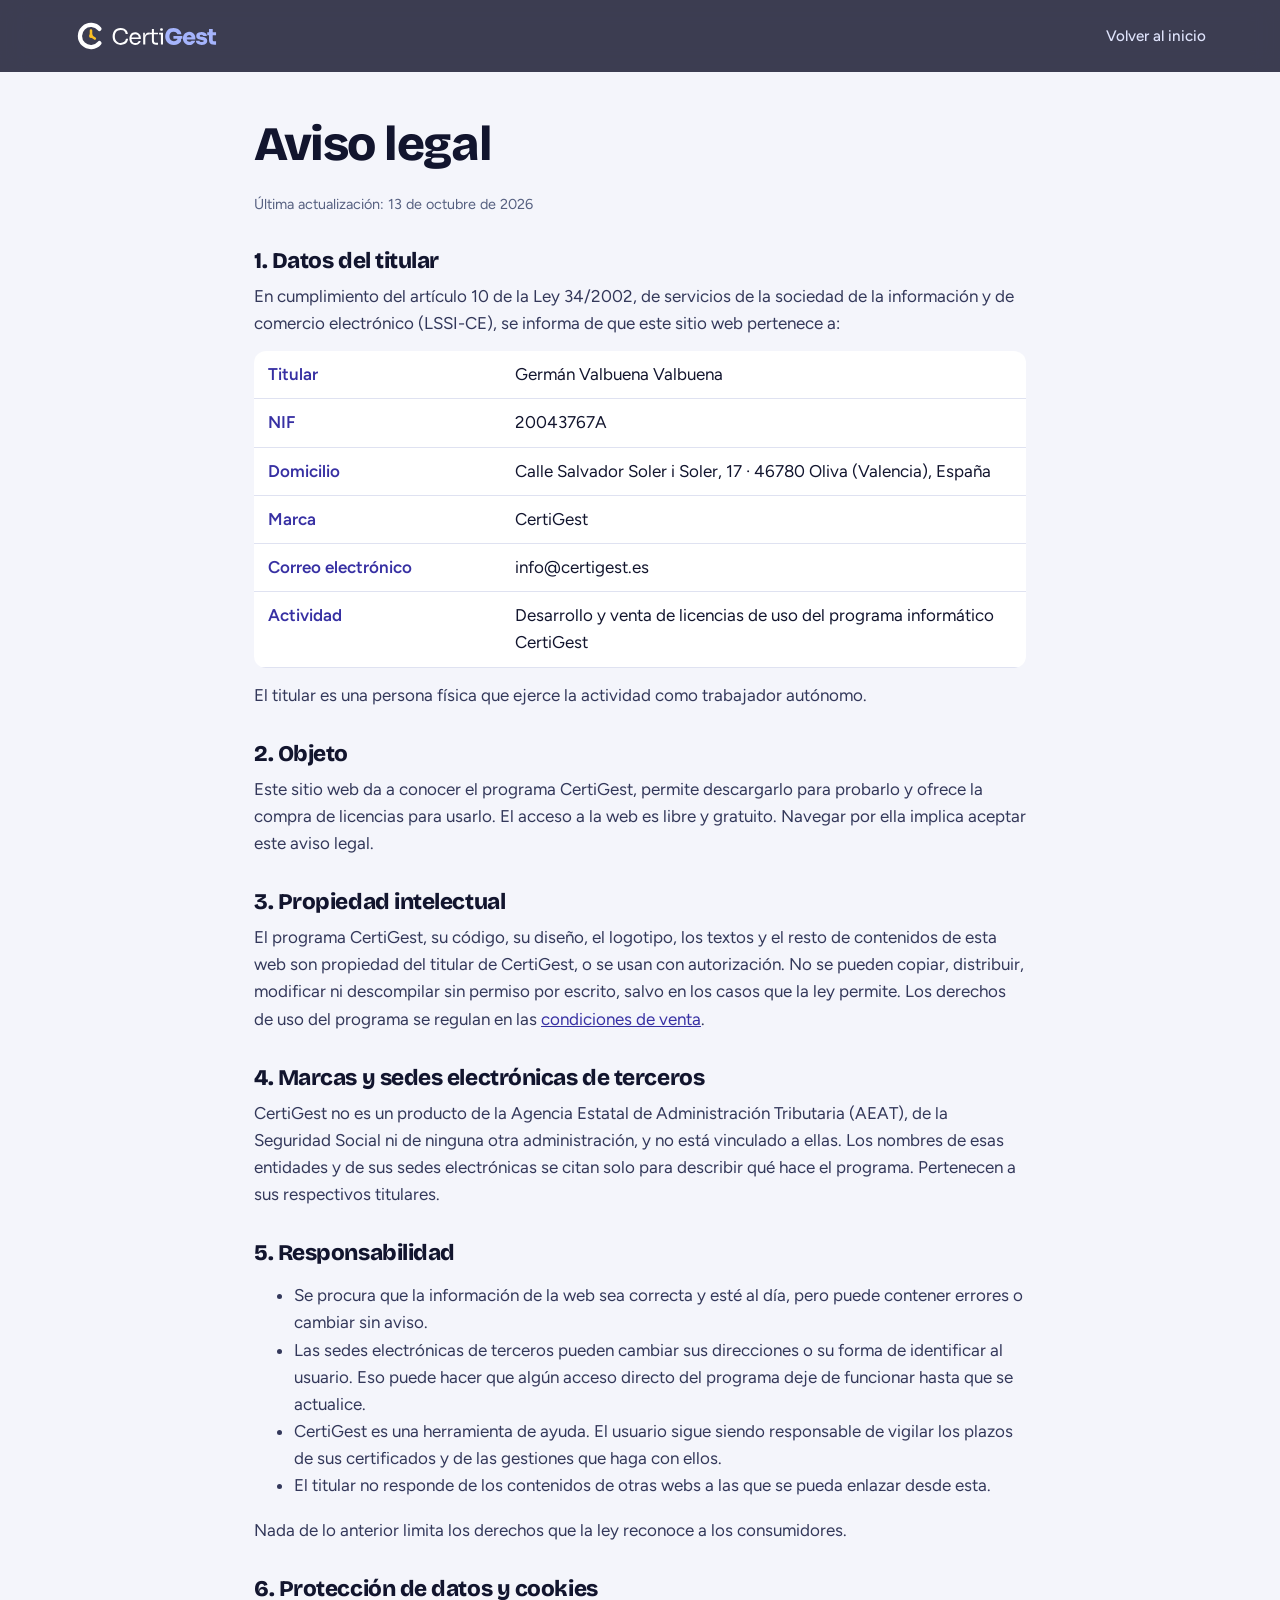
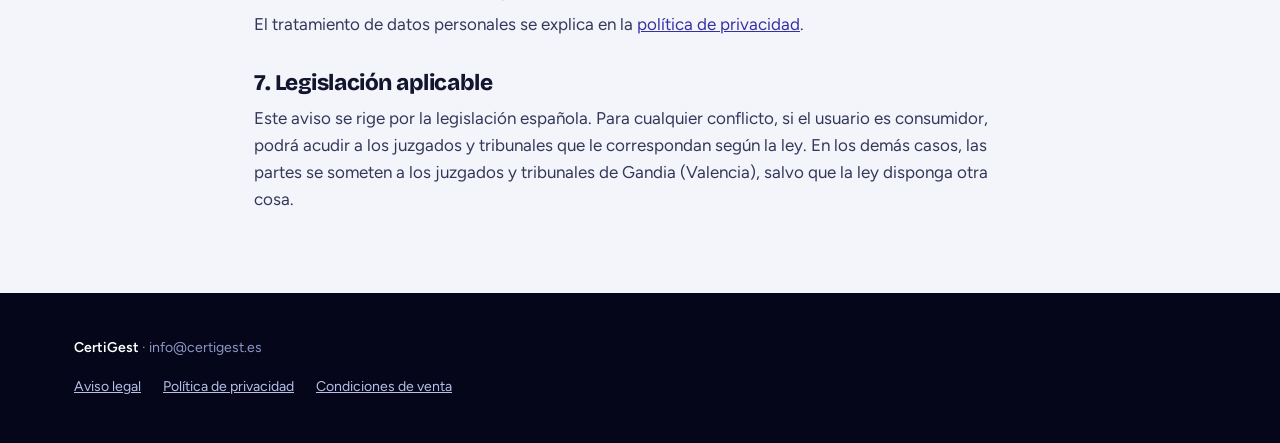
<file: aviso-legal.html>
<!doctype html><html lang="es"><head><meta charset="utf-8"><meta name="viewport" content="width=device-width,initial-scale=1">
<title>Aviso legal · CertiGest</title>
<link rel="icon" href="logo.png" type="image/png">
<link rel="stylesheet" href="estilos.css">
</head>
<body>
<header class="fija"><div class="wrap in"><a class="brand" href="index.html"><img alt="CertiGest" src="logo-blanco.svg"></a><nav><a href="index.html">Volver al inicio</a></nav></div></header>
<main class="legal"><div class="wrap">
<h1>Aviso legal</h1>
<p class="upd">Última actualización: 13 de octubre de 2026</p>

<h2>1. Datos del titular</h2>
<p>En cumplimiento del artículo 10 de la Ley 34/2002, de servicios de la sociedad de la información y de comercio electrónico (LSSI-CE), se informa de que este sitio web pertenece a:</p>
<table>
<tr><th>Titular</th><td>Germán Valbuena Valbuena</td></tr>
<tr><th>NIF</th><td>20043767A</td></tr>
<tr><th>Domicilio</th><td>Calle Salvador Soler i Soler, 17 · 46780 Oliva (Valencia), España</td></tr>
<tr><th>Marca</th><td>CertiGest</td></tr>
<tr><th>Correo electrónico</th><td>info@certigest.es</td></tr>
<tr><th>Actividad</th><td>Desarrollo y venta de licencias de uso del programa informático CertiGest</td></tr>
</table>

<p>El titular es una persona física que ejerce la actividad como trabajador autónomo.</p>

<h2>2. Objeto</h2>
<p>Este sitio web da a conocer el programa CertiGest, permite descargarlo para probarlo y ofrece la compra de licencias para usarlo. El acceso a la web es libre y gratuito. Navegar por ella implica aceptar este aviso legal.</p>

<h2>3. Propiedad intelectual</h2>
<p>El programa CertiGest, su código, su diseño, el logotipo, los textos y el resto de contenidos de esta web son propiedad del titular de CertiGest, o se usan con autorización. No se pueden copiar, distribuir, modificar ni descompilar sin permiso por escrito, salvo en los casos que la ley permite. Los derechos de uso del programa se regulan en las <a href="condiciones.html">condiciones de venta</a>.</p>

<h2>4. Marcas y sedes electrónicas de terceros</h2>
<p>CertiGest no es un producto de la Agencia Estatal de Administración Tributaria (AEAT), de la Seguridad Social ni de ninguna otra administración, y no está vinculado a ellas. Los nombres de esas entidades y de sus sedes electrónicas se citan solo para describir qué hace el programa. Pertenecen a sus respectivos titulares.</p>

<h2>5. Responsabilidad</h2>
<ul>
<li>Se procura que la información de la web sea correcta y esté al día, pero puede contener errores o cambiar sin aviso.</li>
<li>Las sedes electrónicas de terceros pueden cambiar sus direcciones o su forma de identificar al usuario. Eso puede hacer que algún acceso directo del programa deje de funcionar hasta que se actualice.</li>
<li>CertiGest es una herramienta de ayuda. El usuario sigue siendo responsable de vigilar los plazos de sus certificados y de las gestiones que haga con ellos.</li>
<li>El titular no responde de los contenidos de otras webs a las que se pueda enlazar desde esta.</li>
</ul>
<p>Nada de lo anterior limita los derechos que la ley reconoce a los consumidores.</p>

<h2>6. Protección de datos y cookies</h2>
<p>El tratamiento de datos personales se explica en la <a href="privacidad.html">política de privacidad</a>.</p>

<h2>7. Legislación aplicable</h2>
<p>Este aviso se rige por la legislación española. Para cualquier conflicto, si el usuario es consumidor, podrá acudir a los juzgados y tribunales que le correspondan según la ley. En los demás casos, las partes se someten a los juzgados y tribunales de Gandia (Valencia), salvo que la ley disponga otra cosa.</p>
  </div></main>
<footer><div class="wrap in">
    <div><b>CertiGest</b> · info@certigest.es</div>
    <div class="links"><a href="aviso-legal.html">Aviso legal</a><a href="privacidad.html">Política de privacidad</a><a href="condiciones.html">Condiciones de venta</a></div></div>
</footer>
</body>
</html>
</file>
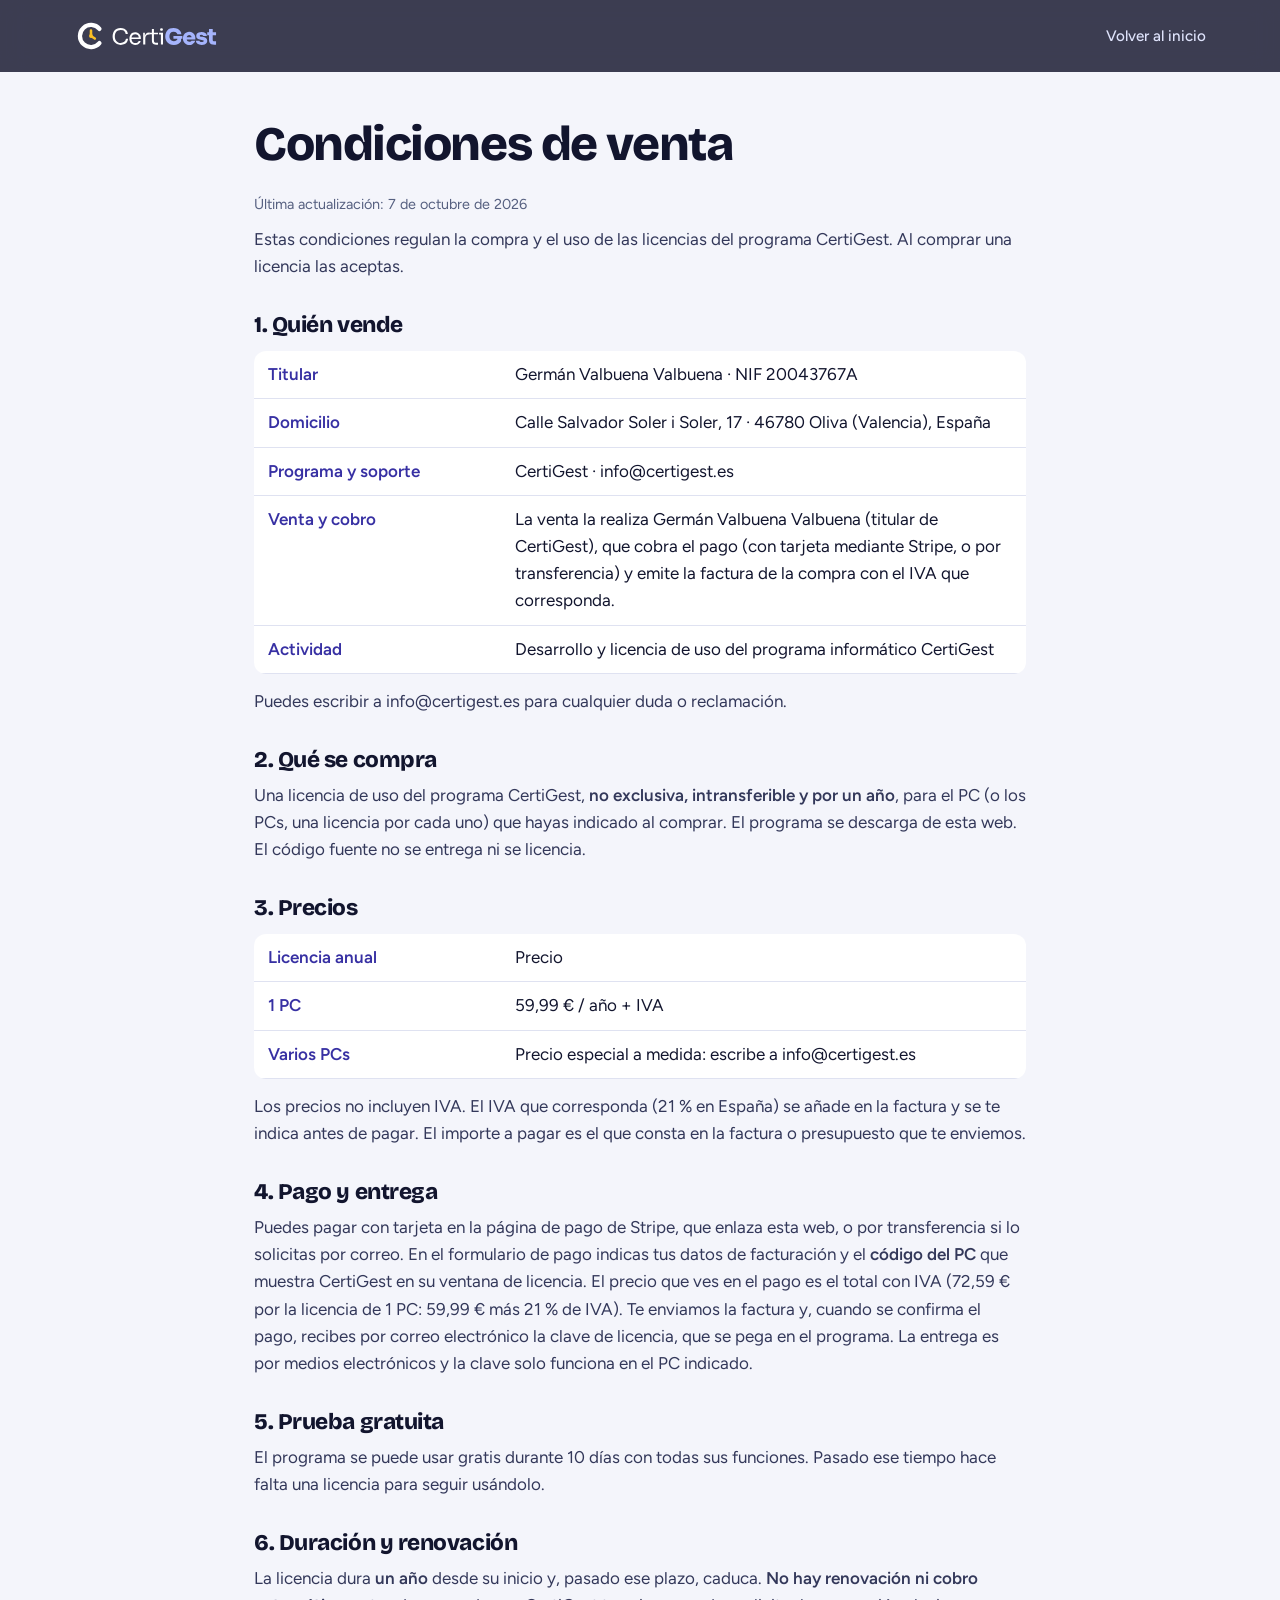
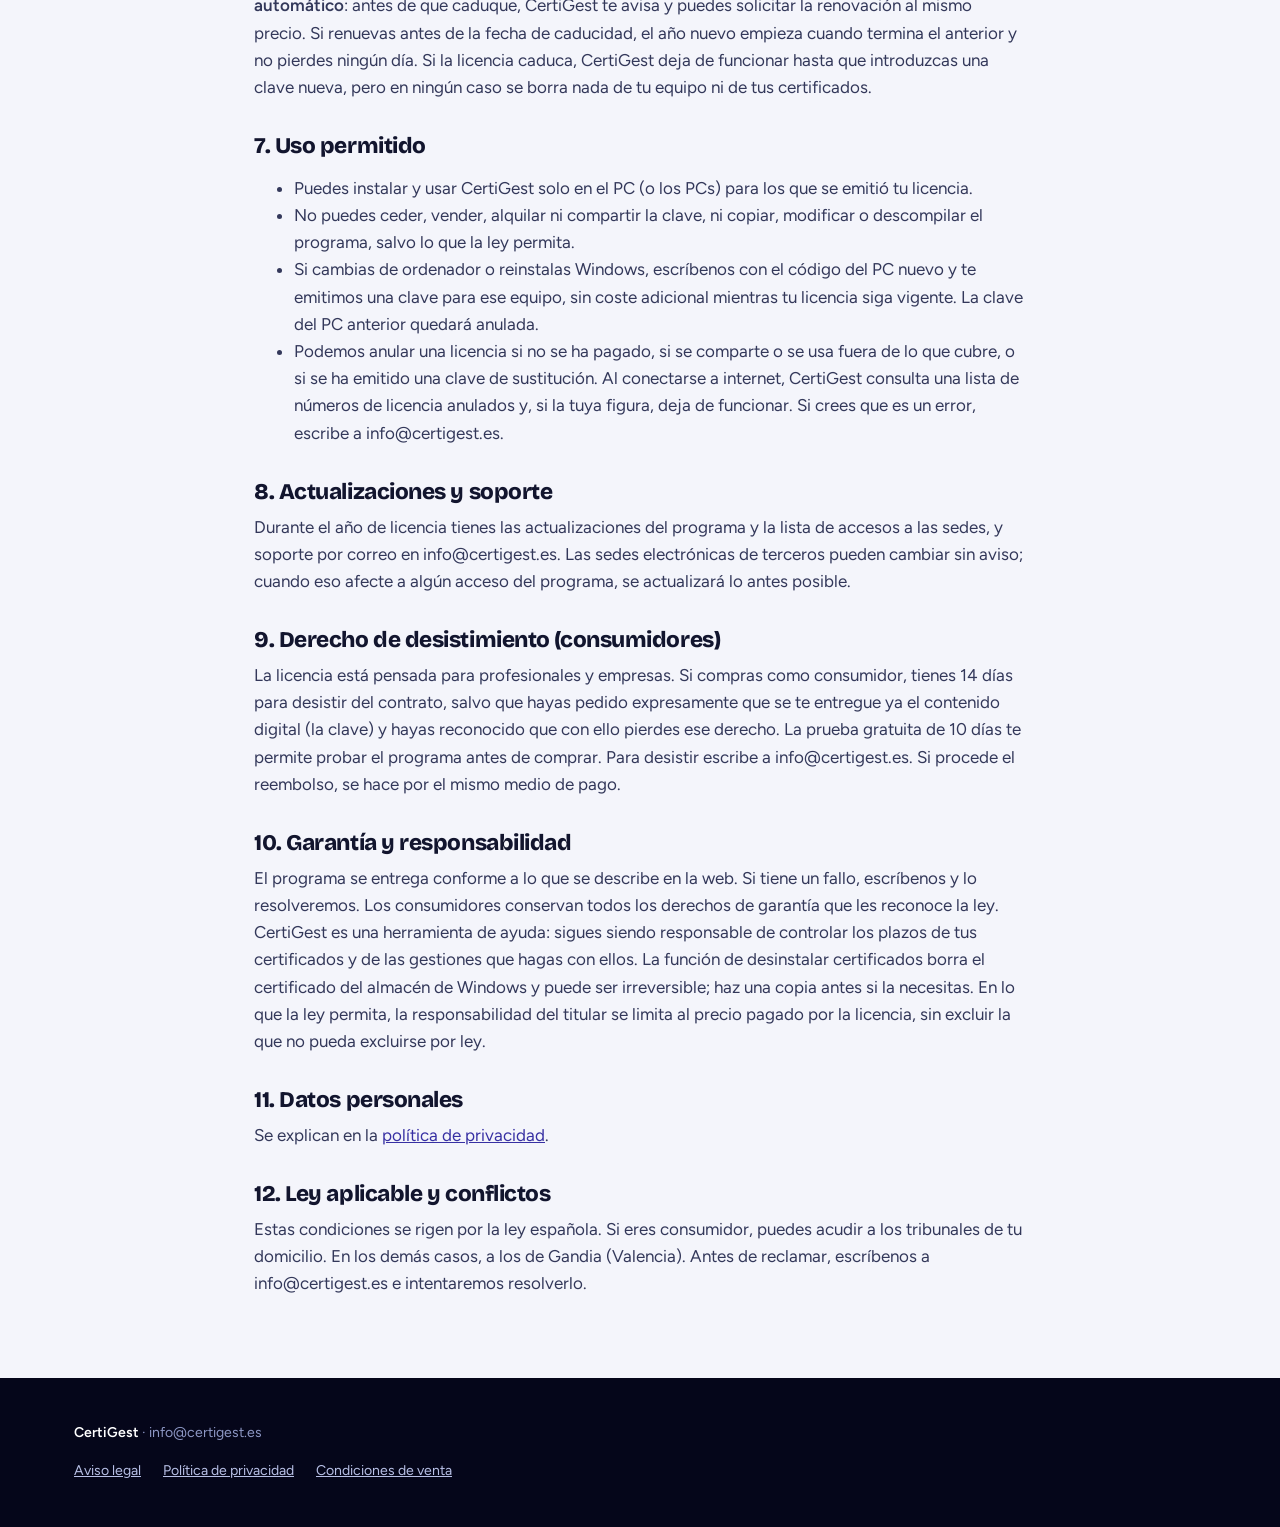
<file: condiciones.html>
<!doctype html><html lang="es"><head><meta charset="utf-8"><meta name="viewport" content="width=device-width,initial-scale=1">
<title>Condiciones de venta · CertiGest</title>
<link rel="icon" href="logo.png" type="image/png">
<link rel="stylesheet" href="estilos.css">
</head>
<body>
<header class="fija"><div class="wrap in"><a class="brand" href="index.html"><img alt="CertiGest" src="logo-blanco.svg"></a><nav><a href="index.html">Volver al inicio</a></nav></div></header>
<main class="legal"><div class="wrap">
<h1>Condiciones de venta</h1>
<p class="upd">Última actualización: 7 de octubre de 2026</p>

<p>Estas condiciones regulan la compra y el uso de las licencias del programa CertiGest. Al comprar una licencia las aceptas.</p>

<h2>1. Quién vende</h2>
<table>
<tr><th>Titular</th><td>Germán Valbuena Valbuena · NIF 20043767A</td></tr>
<tr><th>Domicilio</th><td>Calle Salvador Soler i Soler, 17 · 46780 Oliva (Valencia), España</td></tr>
<tr><th>Programa y soporte</th><td>CertiGest · info@certigest.es</td></tr>
<tr><th>Venta y cobro</th><td>La venta la realiza Germán Valbuena Valbuena (titular de CertiGest), que cobra el pago (con tarjeta mediante Stripe, o por transferencia) y emite la factura de la compra con el IVA que corresponda.</td></tr>
<tr><th>Actividad</th><td>Desarrollo y licencia de uso del programa informático CertiGest</td></tr>
</table>
<p>Puedes escribir a info@certigest.es para cualquier duda o reclamación.</p>

<h2>2. Qué se compra</h2>
<p>Una licencia de uso del programa CertiGest, <b>no exclusiva, intransferible y por un año</b>, para el PC (o los PCs, una licencia por cada uno) que hayas indicado al comprar. El programa se descarga de esta web. El código fuente no se entrega ni se licencia.</p>

<h2>3. Precios</h2>
<table>
<tr><th>Licencia anual</th><td>Precio</td></tr>
<tr><th>1 PC</th><td>59,99 € / año + IVA</td></tr>
<tr><th>Varios PCs</th><td>Precio especial a medida: escribe a info@certigest.es</td></tr>
</table>
<p>Los precios no incluyen IVA. El IVA que corresponda (21 % en España) se añade en la factura y se te indica antes de pagar. El importe a pagar es el que consta en la factura o presupuesto que te enviemos.</p>

<h2>4. Pago y entrega</h2>
<p>Puedes pagar con tarjeta en la página de pago de Stripe, que enlaza esta web, o por transferencia si lo solicitas por correo. En el formulario de pago indicas tus datos de facturación y el <b>código del PC</b> que muestra CertiGest en su ventana de licencia. El precio que ves en el pago es el total con IVA (72,59 € por la licencia de 1 PC: 59,99 € más 21 % de IVA). Te enviamos la factura y, cuando se confirma el pago, recibes por correo electrónico la clave de licencia, que se pega en el programa. La entrega es por medios electrónicos y la clave solo funciona en el PC indicado.</p>

<h2>5. Prueba gratuita</h2>
<p>El programa se puede usar gratis durante 10 días con todas sus funciones. Pasado ese tiempo hace falta una licencia para seguir usándolo.</p>

<h2>6. Duración y renovación</h2>
<p>La licencia dura <b>un año</b> desde su inicio y, pasado ese plazo, caduca. <b>No hay renovación ni cobro automático</b>: antes de que caduque, CertiGest te avisa y puedes solicitar la renovación al mismo precio. Si renuevas antes de la fecha de caducidad, el año nuevo empieza cuando termina el anterior y no pierdes ningún día. Si la licencia caduca, CertiGest deja de funcionar hasta que introduzcas una clave nueva, pero en ningún caso se borra nada de tu equipo ni de tus certificados.</p>

<h2>7. Uso permitido</h2>
<ul>
<li>Puedes instalar y usar CertiGest solo en el PC (o los PCs) para los que se emitió tu licencia.</li>
<li>No puedes ceder, vender, alquilar ni compartir la clave, ni copiar, modificar o descompilar el programa, salvo lo que la ley permita.</li>
<li>Si cambias de ordenador o reinstalas Windows, escríbenos con el código del PC nuevo y te emitimos una clave para ese equipo, sin coste adicional mientras tu licencia siga vigente. La clave del PC anterior quedará anulada.</li>
<li>Podemos anular una licencia si no se ha pagado, si se comparte o se usa fuera de lo que cubre, o si se ha emitido una clave de sustitución. Al conectarse a internet, CertiGest consulta una lista de números de licencia anulados y, si la tuya figura, deja de funcionar. Si crees que es un error, escribe a info@certigest.es.</li>
</ul>

<h2>8. Actualizaciones y soporte</h2>
<p>Durante el año de licencia tienes las actualizaciones del programa y la lista de accesos a las sedes, y soporte por correo en info@certigest.es. Las sedes electrónicas de terceros pueden cambiar sin aviso; cuando eso afecte a algún acceso del programa, se actualizará lo antes posible.</p>

<h2>9. Derecho de desistimiento (consumidores)</h2>
<p>La licencia está pensada para profesionales y empresas. Si compras como consumidor, tienes 14 días para desistir del contrato, salvo que hayas pedido expresamente que se te entregue ya el contenido digital (la clave) y hayas reconocido que con ello pierdes ese derecho. La prueba gratuita de 10 días te permite probar el programa antes de comprar. Para desistir escribe a info@certigest.es. Si procede el reembolso, se hace por el mismo medio de pago.</p>

<h2>10. Garantía y responsabilidad</h2>
<p>El programa se entrega conforme a lo que se describe en la web. Si tiene un fallo, escríbenos y lo resolveremos. Los consumidores conservan todos los derechos de garantía que les reconoce la ley.</p>
<p>CertiGest es una herramienta de ayuda: sigues siendo responsable de controlar los plazos de tus certificados y de las gestiones que hagas con ellos. La función de desinstalar certificados borra el certificado del almacén de Windows y puede ser irreversible; haz una copia antes si la necesitas. En lo que la ley permita, la responsabilidad del titular se limita al precio pagado por la licencia, sin excluir la que no pueda excluirse por ley.</p>

<h2>11. Datos personales</h2>
<p>Se explican en la <a href="privacidad.html">política de privacidad</a>.</p>

<h2>12. Ley aplicable y conflictos</h2>
<p>Estas condiciones se rigen por la ley española. Si eres consumidor, puedes acudir a los tribunales de tu domicilio. En los demás casos, a los de Gandia (Valencia). Antes de reclamar, escríbenos a info@certigest.es e intentaremos resolverlo.</p>
  </div></main>
<footer><div class="wrap in">
    <div><b>CertiGest</b> · info@certigest.es</div>
    <div class="links"><a href="aviso-legal.html">Aviso legal</a><a href="privacidad.html">Política de privacidad</a><a href="condiciones.html">Condiciones de venta</a></div></div>
</footer>
</body>
</html>
</file>
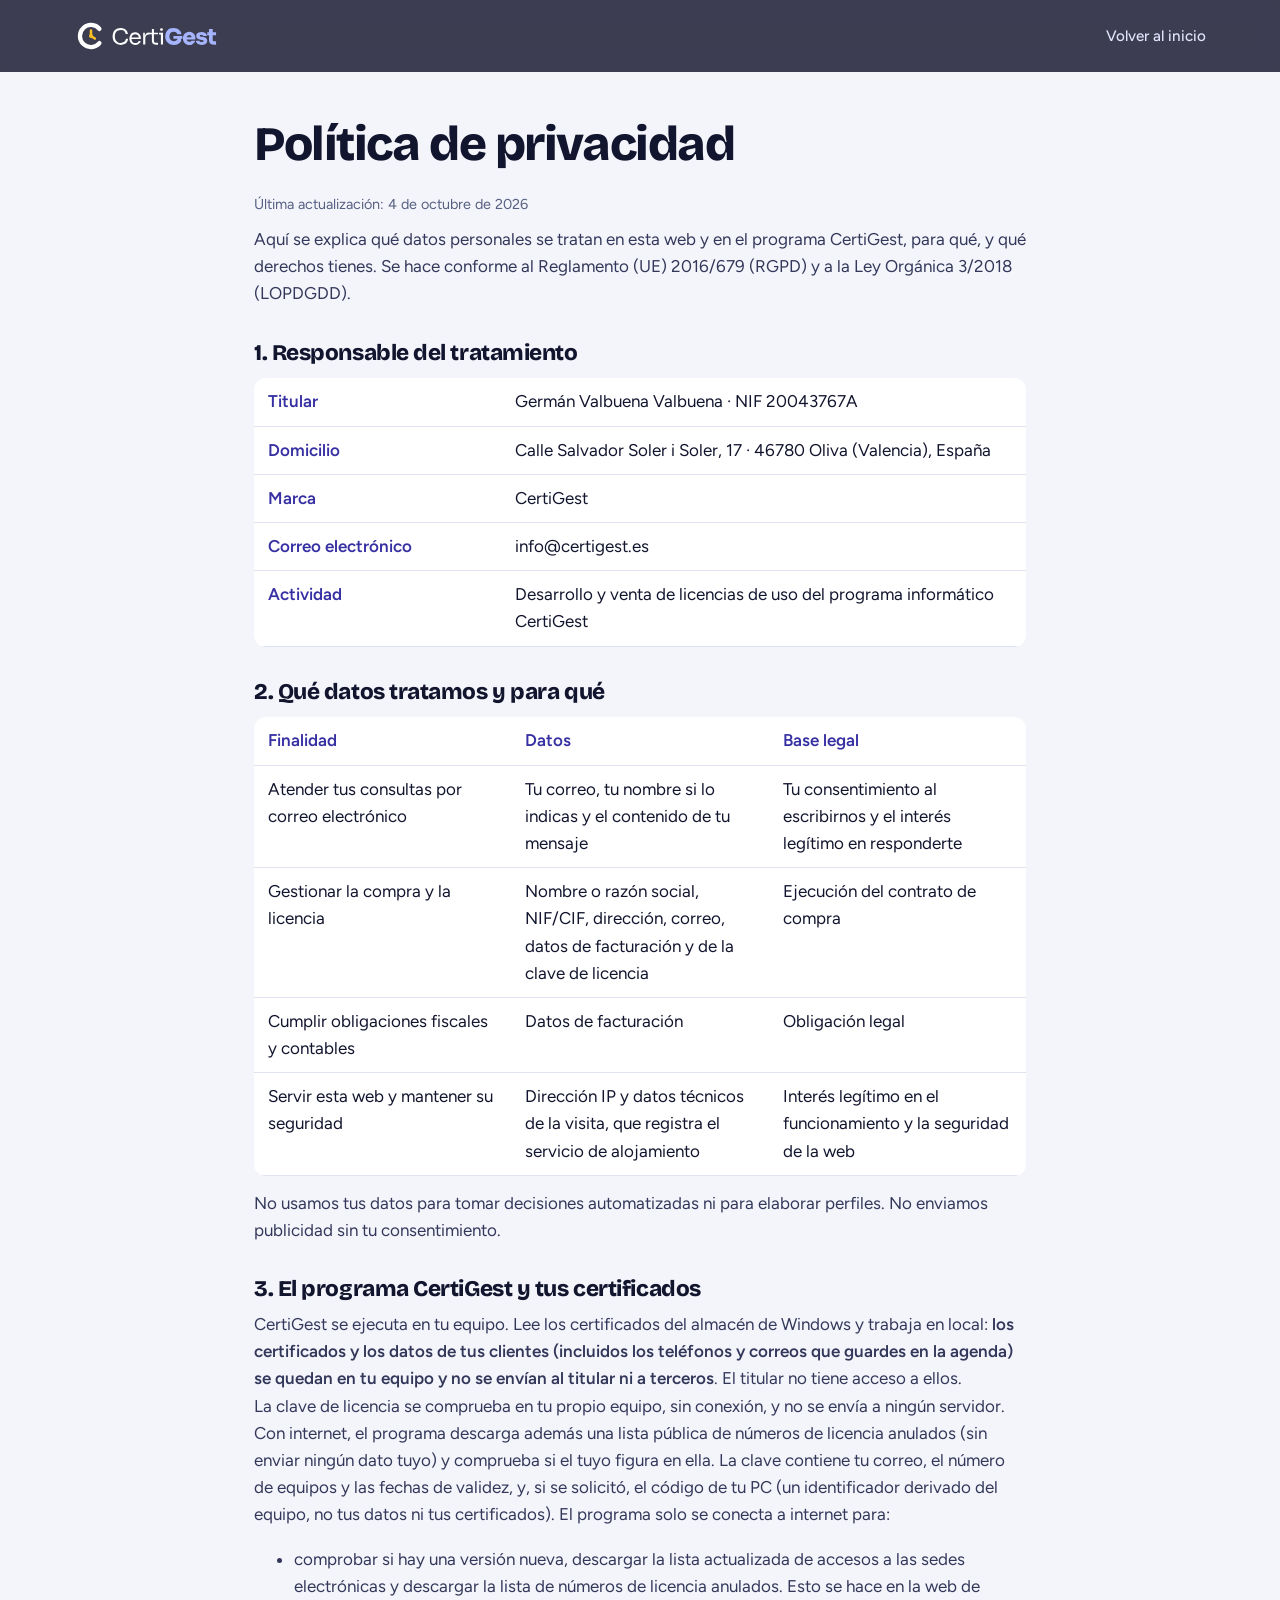
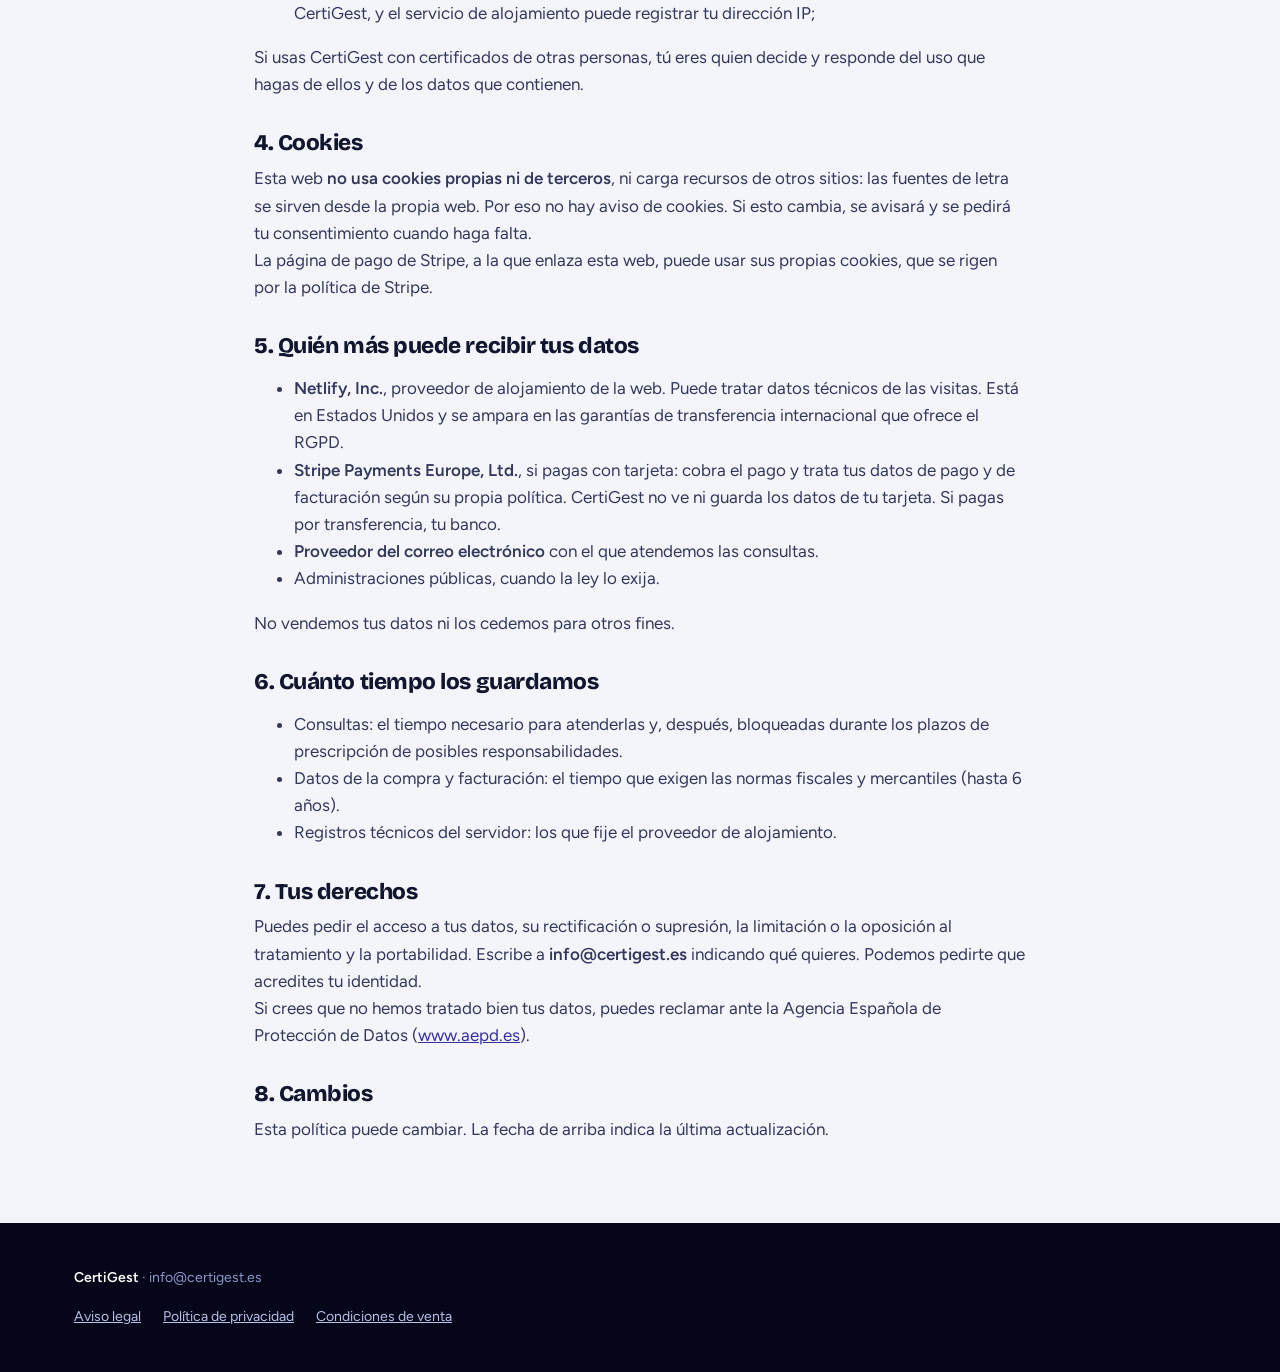
<file: privacidad.html>
<!doctype html><html lang="es"><head><meta charset="utf-8"><meta name="viewport" content="width=device-width,initial-scale=1">
<title>Política de privacidad · CertiGest</title>
<link rel="icon" href="logo.png" type="image/png">
<link rel="stylesheet" href="estilos.css">
</head>
<body>
<header class="fija"><div class="wrap in"><a class="brand" href="index.html"><img alt="CertiGest" src="logo-blanco.svg"></a><nav><a href="index.html">Volver al inicio</a></nav></div></header>
<main class="legal"><div class="wrap">
<h1>Política de privacidad</h1>
<p class="upd">Última actualización: 4 de octubre de 2026</p>

<p>Aquí se explica qué datos personales se tratan en esta web y en el programa CertiGest, para qué, y qué derechos tienes. Se hace conforme al Reglamento (UE) 2016/679 (RGPD) y a la Ley Orgánica 3/2018 (LOPDGDD).</p>

<h2>1. Responsable del tratamiento</h2>
<table>
<tr><th>Titular</th><td>Germán Valbuena Valbuena · NIF 20043767A</td></tr>
<tr><th>Domicilio</th><td>Calle Salvador Soler i Soler, 17 · 46780 Oliva (Valencia), España</td></tr>
<tr><th>Marca</th><td>CertiGest</td></tr>
<tr><th>Correo electrónico</th><td>info@certigest.es</td></tr>
<tr><th>Actividad</th><td>Desarrollo y venta de licencias de uso del programa informático CertiGest</td></tr>
</table>

<h2>2. Qué datos tratamos y para qué</h2>
<table>
<tr><th>Finalidad</th><th>Datos</th><th>Base legal</th></tr>
<tr><td>Atender tus consultas por correo electrónico</td><td>Tu correo, tu nombre si lo indicas y el contenido de tu mensaje</td><td>Tu consentimiento al escribirnos y el interés legítimo en responderte</td></tr>
<tr><td>Gestionar la compra y la licencia</td><td>Nombre o razón social, NIF/CIF, dirección, correo, datos de facturación y de la clave de licencia</td><td>Ejecución del contrato de compra</td></tr>
<tr><td>Cumplir obligaciones fiscales y contables</td><td>Datos de facturación</td><td>Obligación legal</td></tr>
<tr><td>Servir esta web y mantener su seguridad</td><td>Dirección IP y datos técnicos de la visita, que registra el servicio de alojamiento</td><td>Interés legítimo en el funcionamiento y la seguridad de la web</td></tr>
</table>
<p>No usamos tus datos para tomar decisiones automatizadas ni para elaborar perfiles. No enviamos publicidad sin tu consentimiento.</p>

<h2>3. El programa CertiGest y tus certificados</h2>
<p>CertiGest se ejecuta en tu equipo. Lee los certificados del almacén de Windows y trabaja en local: <b>los certificados y los datos de tus clientes (incluidos los teléfonos y correos que guardes en la agenda) se quedan en tu equipo y no se envían al titular ni a terceros</b>. El titular no tiene acceso a ellos.</p>
<p>La clave de licencia se comprueba en tu propio equipo, sin conexión, y no se envía a ningún servidor. Con internet, el programa descarga además una lista pública de números de licencia anulados (sin enviar ningún dato tuyo) y comprueba si el tuyo figura en ella. La clave contiene tu correo, el número de equipos y las fechas de validez, y, si se solicitó, el código de tu PC (un identificador derivado del equipo, no tus datos ni tus certificados). El programa solo se conecta a internet para:</p>
<ul>
<li>comprobar si hay una versión nueva, descargar la lista actualizada de accesos a las sedes electrónicas y descargar la lista de números de licencia anulados. Esto se hace en la web de CertiGest, y el servicio de alojamiento puede registrar tu dirección IP;</li>
</ul>
<p>Si usas CertiGest con certificados de otras personas, tú eres quien decide y responde del uso que hagas de ellos y de los datos que contienen.</p>

<h2>4. Cookies</h2>
<p>Esta web <b>no usa cookies propias ni de terceros</b>, ni carga recursos de otros sitios: las fuentes de letra se sirven desde la propia web. Por eso no hay aviso de cookies. Si esto cambia, se avisará y se pedirá tu consentimiento cuando haga falta.</p>
<p>La página de pago de Stripe, a la que enlaza esta web, puede usar sus propias cookies, que se rigen por la política de Stripe.</p>

<h2>5. Quién más puede recibir tus datos</h2>
<ul>
<li><b>Netlify, Inc.</b>, proveedor de alojamiento de la web. Puede tratar datos técnicos de las visitas. Está en Estados Unidos y se ampara en las garantías de transferencia internacional que ofrece el RGPD.</li>
<li><b>Stripe Payments Europe, Ltd.</b>, si pagas con tarjeta: cobra el pago y trata tus datos de pago y de facturación según su propia política. CertiGest no ve ni guarda los datos de tu tarjeta. Si pagas por transferencia, tu banco.</li>
<li><b>Proveedor del correo electrónico</b> con el que atendemos las consultas.</li>
<li>Administraciones públicas, cuando la ley lo exija.</li>
</ul>
<p>No vendemos tus datos ni los cedemos para otros fines.</p>

<h2>6. Cuánto tiempo los guardamos</h2>
<ul>
<li>Consultas: el tiempo necesario para atenderlas y, después, bloqueadas durante los plazos de prescripción de posibles responsabilidades.</li>
<li>Datos de la compra y facturación: el tiempo que exigen las normas fiscales y mercantiles (hasta 6 años).</li>
<li>Registros técnicos del servidor: los que fije el proveedor de alojamiento.</li>
</ul>

<h2>7. Tus derechos</h2>
<p>Puedes pedir el acceso a tus datos, su rectificación o supresión, la limitación o la oposición al tratamiento y la portabilidad. Escribe a <b>info@certigest.es</b> indicando qué quieres. Podemos pedirte que acredites tu identidad.</p>
<p>Si crees que no hemos tratado bien tus datos, puedes reclamar ante la Agencia Española de Protección de Datos (<a href="https://www.aepd.es">www.aepd.es</a>).</p>

<h2>8. Cambios</h2>
<p>Esta política puede cambiar. La fecha de arriba indica la última actualización.</p>
  </div></main>
<footer><div class="wrap in">
    <div><b>CertiGest</b> · info@certigest.es</div>
    <div class="links"><a href="aviso-legal.html">Aviso legal</a><a href="privacidad.html">Política de privacidad</a><a href="condiciones.html">Condiciones de venta</a></div></div>
</footer>
</body>
</html>
</file>
<file: estilos.css>
/* Fuentes alojadas en esta misma web (no se carga nada de Google) */
@font-face{font-family:"Bricolage Grotesque";font-style:normal;font-weight:200 800;font-display:swap;src:url(fonts/bricolage-grotesque-latin-wght-normal.woff2) format("woff2")}
@font-face{font-family:"Figtree";font-style:normal;font-weight:400;font-display:swap;src:url(fonts/figtree-latin-400-normal.woff2) format("woff2")}
@font-face{font-family:"Figtree";font-style:normal;font-weight:500;font-display:swap;src:url(fonts/figtree-latin-500-normal.woff2) format("woff2")}
@font-face{font-family:"Figtree";font-style:normal;font-weight:600;font-display:swap;src:url(fonts/figtree-latin-600-normal.woff2) format("woff2")}
@font-face{font-family:"IBM Plex Mono";font-style:normal;font-weight:500;font-display:swap;src:url(fonts/ibm-plex-mono-latin-500-normal.woff2) format("woff2")}
@font-face{font-family:"IBM Plex Mono";font-style:normal;font-weight:600;font-display:swap;src:url(fonts/ibm-plex-mono-latin-600-normal.woff2) format("woff2")}

:root{
  --night:#080a22; --night2:#10133a; --indigo:#3730a3; --violet:#5b47f0; --lav:#a5b4fc; --amber:#fbbf24;
  --paper:#f4f5fb; --white:#fff; --ink:#12152e; --muted:#566080; --line:#dfe2f1;
  --ok:#34d1b0; --bad:#ff7a70;
  --font-display:"Bricolage Grotesque","Segoe UI",system-ui,sans-serif;
  --font-body:"Figtree","Segoe UI",system-ui,sans-serif;
  --font-mono:"IBM Plex Mono",ui-monospace,Consolas,monospace;
  --ease:cubic-bezier(.2,.7,.2,1);
}
*{box-sizing:border-box}
html{overflow-x:clip;scroll-behavior:smooth;scroll-padding-top:80px}
body{margin:0;background:var(--night);color:var(--ink);font:400 17px/1.6 var(--font-body);-webkit-font-smoothing:antialiased;overflow-x:hidden}
img{max-width:100%;height:auto;display:block}
a{color:inherit}
:focus-visible{outline:3px solid var(--amber);outline-offset:3px;border-radius:8px}
h1,h2,h3{font-family:var(--font-display);margin:0;line-height:1.02;letter-spacing:-.03em;text-wrap:balance}
h1{font-size:clamp(2.6rem,5.6vw,4.7rem);font-weight:800}
h2{font-size:clamp(2.1rem,5vw,3.8rem);font-weight:800}
h3{font-size:1.3rem;font-weight:700;letter-spacing:-.02em;line-height:1.15}
p{margin:0}
.wrap{max-width:1180px;margin-inline:auto;padding-inline:24px}
.eyebrow{font:600 .78rem/1 var(--font-mono);letter-spacing:.16em;text-transform:uppercase;color:var(--amber)}
.light .eyebrow{color:var(--indigo)}
.hl{color:var(--lav)} .light .hl{color:var(--violet)}
.amb{color:var(--amber)}

/* Secciones alternas */
section{position:relative;padding:112px 0}
.dark{background:var(--night);color:#eceffb}
.dark2{background:var(--night2);color:#eceffb}
.light{background:var(--paper);color:var(--ink)}
.lead{font-size:clamp(1.05rem,1.6vw,1.25rem);color:#b8c0e6;max-width:56ch}
.light .lead{color:var(--muted)}
.sec-head{max-width:820px;margin-bottom:56px;display:grid;gap:18px}

/* Botones */
.btn{display:inline-flex;align-items:center;gap:10px;padding:15px 28px;border-radius:999px;font:600 1rem/1 var(--font-body);text-decoration:none;border:2px solid transparent;cursor:pointer;transition:transform .25s var(--ease),box-shadow .25s,background .25s,color .25s}
.btn svg{width:18px;height:18px;transition:transform .25s var(--ease)}
.btn:hover{transform:translateY(-2px)} .btn:hover svg{transform:translateX(4px)}
.btn-main{background:var(--amber);color:#1b1500;box-shadow:0 10px 30px -10px rgba(251,191,36,.7)}
.btn-main:hover{box-shadow:0 16px 36px -10px rgba(251,191,36,.9)}
.btn-white{background:#fff;color:var(--indigo)}
.btn-line{border-color:rgba(255,255,255,.35);color:#fff}
.btn-line:hover{background:rgba(255,255,255,.1)}
.light .btn-line{border-color:var(--indigo);color:var(--indigo)} .light .btn-line:hover{background:rgba(55,48,163,.08)}
.btn-sm{padding:11px 20px;font-size:.92rem}
.cta{display:flex;flex-wrap:wrap;gap:14px;margin-top:34px}

/* Cabecera */
header{position:fixed;inset:0 0 auto 0;z-index:50;transition:background .3s,backdrop-filter .3s,box-shadow .3s}
header.fija{background:rgba(8,10,34,.78);backdrop-filter:blur(14px);-webkit-backdrop-filter:blur(14px);box-shadow:0 1px 0 rgba(255,255,255,.08)}
header .in{display:flex;align-items:center;justify-content:space-between;height:72px}
.brand img{height:34px;width:auto}
nav{display:flex;align-items:center;gap:30px;color:#dfe3fb}
nav a{text-decoration:none;font-weight:500;font-size:.95rem;position:relative}
nav a:not(.btn)::after{content:"";position:absolute;left:0;right:0;bottom:-6px;height:2px;background:var(--amber);transform:scaleX(0);transform-origin:left;transition:transform .3s var(--ease)}
nav a:not(.btn):hover::after{transform:scaleX(1)}

/* Hero */
.hero{min-height:100svh;padding:140px 0 70px;background:
  radial-gradient(900px 600px at 78% 30%,rgba(91,71,240,.38),transparent 65%),
  radial-gradient(600px 500px at 10% 90%,rgba(55,48,163,.5),transparent 70%),var(--night);color:#fff;overflow:hidden}
.hero-grid{display:grid;grid-template-columns:1.1fr .9fr;gap:30px;align-items:center}
.hero h1{margin-top:22px}
.hero .lead{margin-top:26px}
.hero .small{margin-top:20px;font-size:.92rem;color:#98a2cf}
.stats{display:flex;flex-wrap:wrap;gap:14px;margin-top:38px}
.stat{padding:14px 20px;border:1px solid rgba(165,180,252,.28);border-radius:16px;background:rgba(255,255,255,.04);min-width:150px}
.stat b{display:block;font:800 1.7rem/1 var(--font-display);color:var(--amber)}
.stat span{font-size:.85rem;color:#b8c0e6}
.emblem{position:relative;aspect-ratio:1;width:min(100%,520px);margin-inline:auto}
.emblem svg.logo{width:100%;height:100%;overflow:visible}
.arc{stroke-dasharray:1;stroke-dashoffset:1;animation:draw 1.7s .25s var(--ease) forwards}
@keyframes draw{to{stroke-dashoffset:0}}
.ticks line{opacity:0;animation:tickin .5s forwards}
@keyframes tickin{to{opacity:1}}
.ring-slow{transform-origin:200px 200px;animation:spin 90s linear infinite}
@keyframes spin{to{transform:rotate(360deg)}}
.ripple{transform-origin:center;transform-box:fill-box;animation:ripple 4.2s ease-out infinite;opacity:0}
.ripple:nth-of-type(2){animation-delay:1.4s}.ripple:nth-of-type(3){animation-delay:2.8s}
@keyframes ripple{0%{transform:scale(.3);opacity:.7}100%{transform:scale(1.15);opacity:0}}
.hub{animation:pulse 2.2s ease-in-out infinite;transform-origin:center;transform-box:fill-box}
@keyframes pulse{50%{transform:scale(1.18)}}
.chip{position:absolute;display:flex;align-items:center;gap:8px;padding:9px 15px;border-radius:999px;background:rgba(16,19,58,.82);border:1px solid rgba(165,180,252,.35);backdrop-filter:blur(8px);font:600 .84rem/1 var(--font-body);color:#fff;white-space:nowrap;opacity:0;animation:chipin .7s var(--ease) forwards,float 6s ease-in-out infinite;box-shadow:0 12px 30px -12px rgba(0,0,0,.7)}
.chip i{width:9px;height:9px;border-radius:50%;background:var(--ok);box-shadow:0 0 0 4px rgba(52,209,176,.2)}
.chip.w i{background:var(--amber);box-shadow:0 0 0 4px rgba(251,191,36,.2)}
.chip.r i{background:var(--bad);box-shadow:0 0 0 4px rgba(255,122,112,.2)}
@keyframes chipin{from{opacity:0;transform:translateY(18px) scale(.9)}to{opacity:1;transform:none}}
@keyframes float{50%{translate:0 -10px}}

/* Pantalla del programa */
.screen{position:relative;border-radius:18px;overflow:hidden;box-shadow:0 50px 100px -30px rgba(0,0,0,.65),0 0 0 1px rgba(165,180,252,.25);background:#10133a;transform-style:preserve-3d;will-change:transform}
.hero-screen{margin-top:70px}
.hero-screen .screen{transform:perspective(1400px) rotateX(7deg) scale(.96);transition:transform .15s linear}

/* Banda de sedes (cinta) */
.band{padding:34px 0;overflow:hidden;background:var(--indigo);color:#fff}
.mq{display:flex;gap:56px;width:max-content;animation:mq 34s linear infinite}
.band:hover .mq{animation-play-state:paused}
.mq span{font:700 1.45rem/1 var(--font-display);letter-spacing:-.02em;display:flex;align-items:center;gap:56px;white-space:nowrap}
.mq span::after{content:"✦";color:var(--amber);font-size:1rem}
@keyframes mq{to{transform:translateX(-50%)}}

/* Carrusel */
.car-head{display:flex;justify-content:space-between;align-items:flex-end;gap:20px;flex-wrap:wrap}
.arrows{display:flex;gap:10px}
.arrows button{width:52px;height:52px;border-radius:50%;border:2px solid var(--indigo);background:transparent;color:var(--indigo);cursor:pointer;display:grid;place-items:center;transition:background .25s,color .25s,transform .25s}
.arrows button:hover{background:var(--indigo);color:#fff;transform:scale(1.06)}
.arrows svg{width:22px;height:22px}
.car{display:flex;gap:22px;overflow-x:auto;padding:6px max(24px,calc((100vw - 1180px)/2 + 24px)) 40px;scroll-snap-type:x mandatory;scroll-padding-inline:max(24px,calc((100vw - 1180px)/2 + 24px));scrollbar-width:none;cursor:grab;margin-top:40px}
.car::-webkit-scrollbar{display:none}
.car.drag{cursor:grabbing;scroll-snap-type:none}
.card{flex:0 0 min(380px,82vw);scroll-snap-align:start;border-radius:28px;padding:30px;min-height:430px;display:flex;flex-direction:column;justify-content:space-between;color:#fff;position:relative;overflow:hidden;user-select:none;transition:transform .35s var(--ease)}
.card:hover{transform:translateY(-8px)}
.card .num{position:absolute;right:-12px;top:-30px;font:800 11rem/1 var(--font-display);opacity:.13;pointer-events:none}
.card .ico{width:70px;height:70px;border-radius:20px;background:rgba(255,255,255,.18);display:grid;place-items:center;backdrop-filter:blur(4px)}
.card .ico svg{width:36px;height:36px;stroke:#fff;fill:none;stroke-width:1.8;stroke-linecap:round;stroke-linejoin:round}
.card h3{font-size:1.75rem;margin-bottom:12px}
.card p{font-size:.98rem;color:rgba(255,255,255,.88);line-height:1.5}
.c1{background:linear-gradient(150deg,#3730a3,#6d5cf6)}
.c2{background:linear-gradient(150deg,#0e7c86,#2fc9b0)}
.c3{background:linear-gradient(150deg,#b45309,#f59e0b)}
.c4{background:linear-gradient(150deg,#1e3a8a,#3b82f6)}
.c5{background:linear-gradient(150deg,#9d2a6b,#e0509a)}
.c6{background:linear-gradient(150deg,#312e81,#8b5cf6)}
.c7{background:linear-gradient(150deg,#065f46,#34d399)}
.c8{background:linear-gradient(150deg,#1f2447,#4b55a8)}

/* Dos columnas */
.split{display:grid;grid-template-columns:1fr 1fr;gap:64px;align-items:center}
.split.rev>:first-child{order:2}
.split h2{margin:16px 0 22px}
.tick{list-style:none;padding:0;margin:28px 0 0;display:grid;gap:14px}
.tick li{padding-left:36px;position:relative}
.tick li::before{content:"";position:absolute;left:0;top:3px;width:22px;height:22px;border-radius:50%;background:var(--amber) url("data:image/svg+xml,%3Csvg xmlns='http://www.w3.org/2000/svg' viewBox='0 0 24 24' fill='none' stroke='%231b1500' stroke-width='3.4' stroke-linecap='round' stroke-linejoin='round'%3E%3Cpath d='M5 12.5l4.5 4.5L19 7.5'/%3E%3C/svg%3E") center/14px no-repeat}
.light .tick li::before{background-color:var(--indigo);background-image:url("data:image/svg+xml,%3Csvg xmlns='http://www.w3.org/2000/svg' viewBox='0 0 24 24' fill='none' stroke='%23fff' stroke-width='3.4' stroke-linecap='round' stroke-linejoin='round'%3E%3Cpath d='M5 12.5l4.5 4.5L19 7.5'/%3E%3C/svg%3E")}
.dark .tick,.dark2 .tick{color:#d4daf5}
.shot{margin:0}
.shot .screen{border-radius:16px}
.shot figcaption{margin-top:14px;font-size:.84rem;color:#8d97c4}
.light .shot figcaption{color:var(--muted)}
.shot.sm{max-width:420px;margin-inline:auto}
.light .screen{box-shadow:0 40px 80px -30px rgba(55,48,163,.45),0 0 0 1px var(--line);background:#fff}
.stack{position:relative}
.stack .screen+.screen{position:absolute;width:54%;right:-4%;bottom:-12%;box-shadow:0 30px 70px -20px rgba(0,0,0,.7),0 0 0 1px rgba(165,180,252,.3)}
.how{background:rgba(255,255,255,.06);border:1px solid rgba(165,180,252,.2);border-radius:22px;padding:26px 28px;margin-top:34px}
.light .how{background:#fff;border-color:var(--line)}
.how h3{margin-bottom:10px}
.small{font-size:.9rem;color:#98a2cf;margin-top:14px}
.light .small{color:var(--muted)}

/* Banda con degradado (privacidad) */
.grad{background:linear-gradient(135deg,#2b2590 0%,#4f3fe0 55%,#0e9aa7 120%);color:#fff;overflow:hidden}
.grad::before{content:"";position:absolute;right:-220px;top:-220px;width:620px;height:620px;border-radius:50%;border:70px solid rgba(255,255,255,.07)}
.grad::after{content:"";position:absolute;right:-60px;top:-60px;width:300px;height:300px;border-radius:50%;border:40px solid rgba(251,191,36,.18)}
.trio{display:grid;grid-template-columns:repeat(3,1fr);gap:22px;position:relative;z-index:1}
.glass{padding:30px;border-radius:24px;background:rgba(255,255,255,.1);border:1px solid rgba(255,255,255,.22);backdrop-filter:blur(10px)}
.glass h3{margin-bottom:10px}
.glass p{color:rgba(255,255,255,.88);font-size:.98rem}
.glass a{color:var(--amber)}
.big-lock{font:800 clamp(3rem,9vw,7.5rem)/.95 var(--font-display);letter-spacing:-.04em;margin-bottom:28px;position:relative;z-index:1}

/* Pasos */
.steps{display:grid;grid-template-columns:repeat(4,1fr);gap:22px;counter-reset:s}
.step{background:#fff;border:1px solid var(--line);border-radius:24px;padding:28px;position:relative;transition:transform .35s var(--ease),box-shadow .35s}
.step:hover{transform:translateY(-6px);box-shadow:0 24px 50px -24px rgba(55,48,163,.5)}
.step::before{counter-increment:s;content:counter(s);display:grid;place-items:center;width:46px;height:46px;border-radius:50%;background:var(--indigo);color:#fff;font:800 1.3rem/1 var(--font-display);margin-bottom:18px}
.step h3{margin-bottom:8px}
.step p{font-size:.96rem;color:var(--muted)}
.code{font:600 .92em var(--font-mono);background:#eef0fb;padding:1px 6px;border-radius:6px}

/* Precios */
.plans{display:grid;grid-template-columns:1.1fr .9fr;gap:26px;align-items:stretch}
.plan{border-radius:28px;padding:38px;display:flex;flex-direction:column;gap:18px;border:1px solid rgba(165,180,252,.25);background:rgba(255,255,255,.04)}
.plan.best{background:linear-gradient(160deg,#4338ca,#6d5cf6);border-color:transparent;box-shadow:0 40px 80px -30px rgba(91,71,240,.8)}
.badge{align-self:flex-start;background:var(--amber);color:#1b1500;font:700 .78rem/1 var(--font-mono);letter-spacing:.08em;text-transform:uppercase;padding:7px 12px;border-radius:999px}
.price{font:800 4rem/1 var(--font-display);letter-spacing:-.04em}
.price small{font:500 1rem var(--font-body);letter-spacing:0;color:rgba(255,255,255,.75)}
.plan ul{list-style:none;padding:0;margin:0;display:grid;gap:10px;flex:1}
.plan li{padding-left:28px;position:relative;color:#e7eafc}
.plan li::before{content:"✓";position:absolute;left:0;color:var(--amber);font-weight:800}
.fine{margin-top:26px;font-size:.9rem;color:#98a2cf;max-width:90ch}
.fine a{color:var(--amber)}

/* FAQ */
.faq{max-width:860px}
details{border-bottom:1px solid var(--line)}
summary{list-style:none;cursor:pointer;padding:22px 48px 22px 0;font:700 1.12rem/1.3 var(--font-display);letter-spacing:-.01em;position:relative}
summary::-webkit-details-marker{display:none}
summary::after{content:"+";position:absolute;right:6px;top:50%;translate:0 -50%;font:500 1.9rem/1 var(--font-body);color:var(--indigo);transition:rotate .3s var(--ease)}
details[open] summary::after{rotate:45deg}
details p{padding:0 0 24px;color:var(--muted);max-width:70ch}
details a{color:var(--indigo)}

/* CTA final */
.final{padding:130px 0 110px;text-align:center;background:radial-gradient(800px 500px at 50% 0%,rgba(91,71,240,.45),transparent 70%),var(--night);color:#fff;overflow:hidden}
.final svg.mini{width:150px;height:150px;margin:0 auto 26px;display:block;overflow:visible}
.final h2{font-size:clamp(2.6rem,7vw,5.4rem);max-width:15ch;margin-inline:auto}
.final p.lead{margin:24px auto 0;text-align:center}
.final .cta{justify-content:center}
.mail{margin-top:42px;display:inline-flex;align-items:center;gap:12px;flex-wrap:wrap;justify-content:center;font-size:.95rem;color:#b8c0e6}
.mail code{font:600 1rem var(--font-mono);color:#fff}
.mail button{font:600 .85rem var(--font-body);padding:8px 16px;border-radius:999px;border:1px solid rgba(255,255,255,.35);background:transparent;color:#fff;cursor:pointer}
.mail button:hover{background:rgba(255,255,255,.12)}

footer{background:#05061a;color:#8d97c4;padding:44px 0;font-size:.88rem}
footer .in{display:grid;gap:8px}
footer b{color:#fff}
footer .links{display:flex;gap:22px;flex-wrap:wrap;margin-top:8px}
footer a{color:#b8c0e6}

/* Aparecer al hacer scroll */
.rv{opacity:0;transform:translateY(34px);transition:opacity .9s var(--ease),transform .9s var(--ease);transition-delay:var(--d,0s)}
.rv.on{opacity:1;transform:none}
.sh{display:block;overflow:hidden}
.js-ok .rvx{opacity:0;transform:translateX(60px);transition:opacity .9s var(--ease),transform .9s var(--ease)}
.js-ok .rvx.on{opacity:1;transform:none}
body:not(.js-ok) .rv{opacity:1;transform:none}

/* Legales (otras páginas) */
.legal{background:var(--paper);color:var(--ink);min-height:100vh;padding:120px 0 80px}
.legal .wrap{max-width:820px}
.legal h1{font-size:clamp(2rem,5vw,3rem);margin-bottom:24px}
.legal h2{font-size:1.4rem;margin:34px 0 10px;letter-spacing:-.02em}
.legal p,.legal li{color:#33385a}
.legal a{color:var(--indigo)}

@media (max-width:980px){
  .hero-grid,.split{grid-template-columns:1fr}
  .split.rev>:first-child{order:0}
  .emblem{width:min(100%,400px);order:-1}
  .trio,.plans{grid-template-columns:1fr}
  .steps{grid-template-columns:1fr 1fr}
  nav a:not(.btn){display:none}
  section{padding:80px 0}
  .stack .screen+.screen{position:relative;width:70%;right:auto;bottom:auto;margin:-40px 0 0 auto}
  .hero{padding-top:110px}
}
@media (max-width:560px){.steps{grid-template-columns:1fr}.chip{font-size:.74rem;padding:7px 11px}}
@media (prefers-reduced-motion:reduce){
  *,*::before,*::after{animation-duration:.01ms!important;animation-iteration-count:1!important;transition-duration:.01ms!important}
  .rv,.rvx{opacity:1!important;transform:none!important}
  .arc{stroke-dashoffset:0}.mq{animation:none}
  html{scroll-behavior:auto}
}
.legal table{width:100%;border-collapse:collapse;margin:14px 0;background:#fff;border-radius:12px;overflow:hidden}
.legal th,.legal td{padding:10px 14px;border-bottom:1px solid var(--line);text-align:left;vertical-align:top}
.legal th{width:32%;color:var(--indigo)}
.legal .upd{color:var(--muted);font-size:.9rem;margin-bottom:10px}

/* ---- Animación espectacular del logo ---- */
.emblem{perspective:900px}
.aura{position:absolute;inset:-6%;border-radius:50%;background:conic-gradient(from 0deg,rgba(91,71,240,0),rgba(91,71,240,.7),rgba(251,191,36,.45),rgba(91,71,240,0) 70%);filter:blur(46px);opacity:.85;animation:spin 9s linear infinite;pointer-events:none}
.emblem svg.logo{position:relative;z-index:2;transition:transform .2s ease-out,filter .5s}
.emblem.flash svg.logo{filter:drop-shadow(0 0 26px rgba(251,191,36,.75))}
canvas.spark{position:absolute;left:-20%;top:-20%;width:140%;height:140%;pointer-events:none;z-index:1}
.chips{position:absolute;inset:0;z-index:3;pointer-events:none;transition:transform .2s ease-out}
.lines{position:absolute;inset:0;width:100%;height:100%;overflow:visible}
.lines line{stroke:#fbbf24;stroke-opacity:.55;stroke-width:2;stroke-dasharray:6 6;stroke-linecap:round;transition:stroke-opacity .8s}
.chip2{position:absolute;left:0;top:0;display:flex;align-items:center;gap:9px;padding:10px 17px;border-radius:999px;background:rgba(16,19,58,.88);border:1px solid rgba(165,180,252,.4);backdrop-filter:blur(8px);-webkit-backdrop-filter:blur(8px);font:600 .92rem/1 var(--font-body);color:#fff;white-space:nowrap;box-shadow:0 16px 36px -14px rgba(0,0,0,.8);transition:transform .7s var(--ease),opacity .45s}
.chip2 i{width:10px;height:10px;border-radius:50%;background:var(--ok);box-shadow:0 0 0 4px rgba(52,209,176,.22)}
.chip2.w i{background:var(--amber);box-shadow:0 0 0 4px rgba(251,191,36,.22)}
.chip2.r i{background:var(--bad);box-shadow:0 0 0 4px rgba(255,122,112,.22)}
.chip2.big{background:linear-gradient(135deg,#fbbf24,#ff9f1c);color:#1b1500;border-color:transparent;font-size:1.05rem;box-shadow:0 20px 50px -10px rgba(251,191,36,.7)}
.chip2.big i{background:#1b1500;box-shadow:none}
.chip2 b{font-weight:600}
.shock{position:absolute;left:50%;top:50%;width:62%;height:62%;margin:-31% 0 0 -31%;border-radius:50%;border:3px solid rgba(251,191,36,.85);animation:shock 1.1s ease-out forwards;pointer-events:none;z-index:1}
@keyframes shock{from{transform:scale(.55);opacity:.95}to{transform:scale(1.9);opacity:0}}
@media (max-width:560px){.chip2{font-size:.74rem;padding:7px 11px}.vsel button{padding:6px 9px;font-size:.72rem}}


/* Entrada: estrella fugaz */
.emblem{transition:transform .9s cubic-bezier(.2,1.5,.35,1),opacity .35s ease-out}
.emblem.pre{opacity:0;transform:scale(.12);transition:none}
.emblem.pre *{animation-play-state:paused!important}
canvas.comet{position:absolute;left:0;top:0;width:100%;height:100%;z-index:4;pointer-events:none}
</file>
